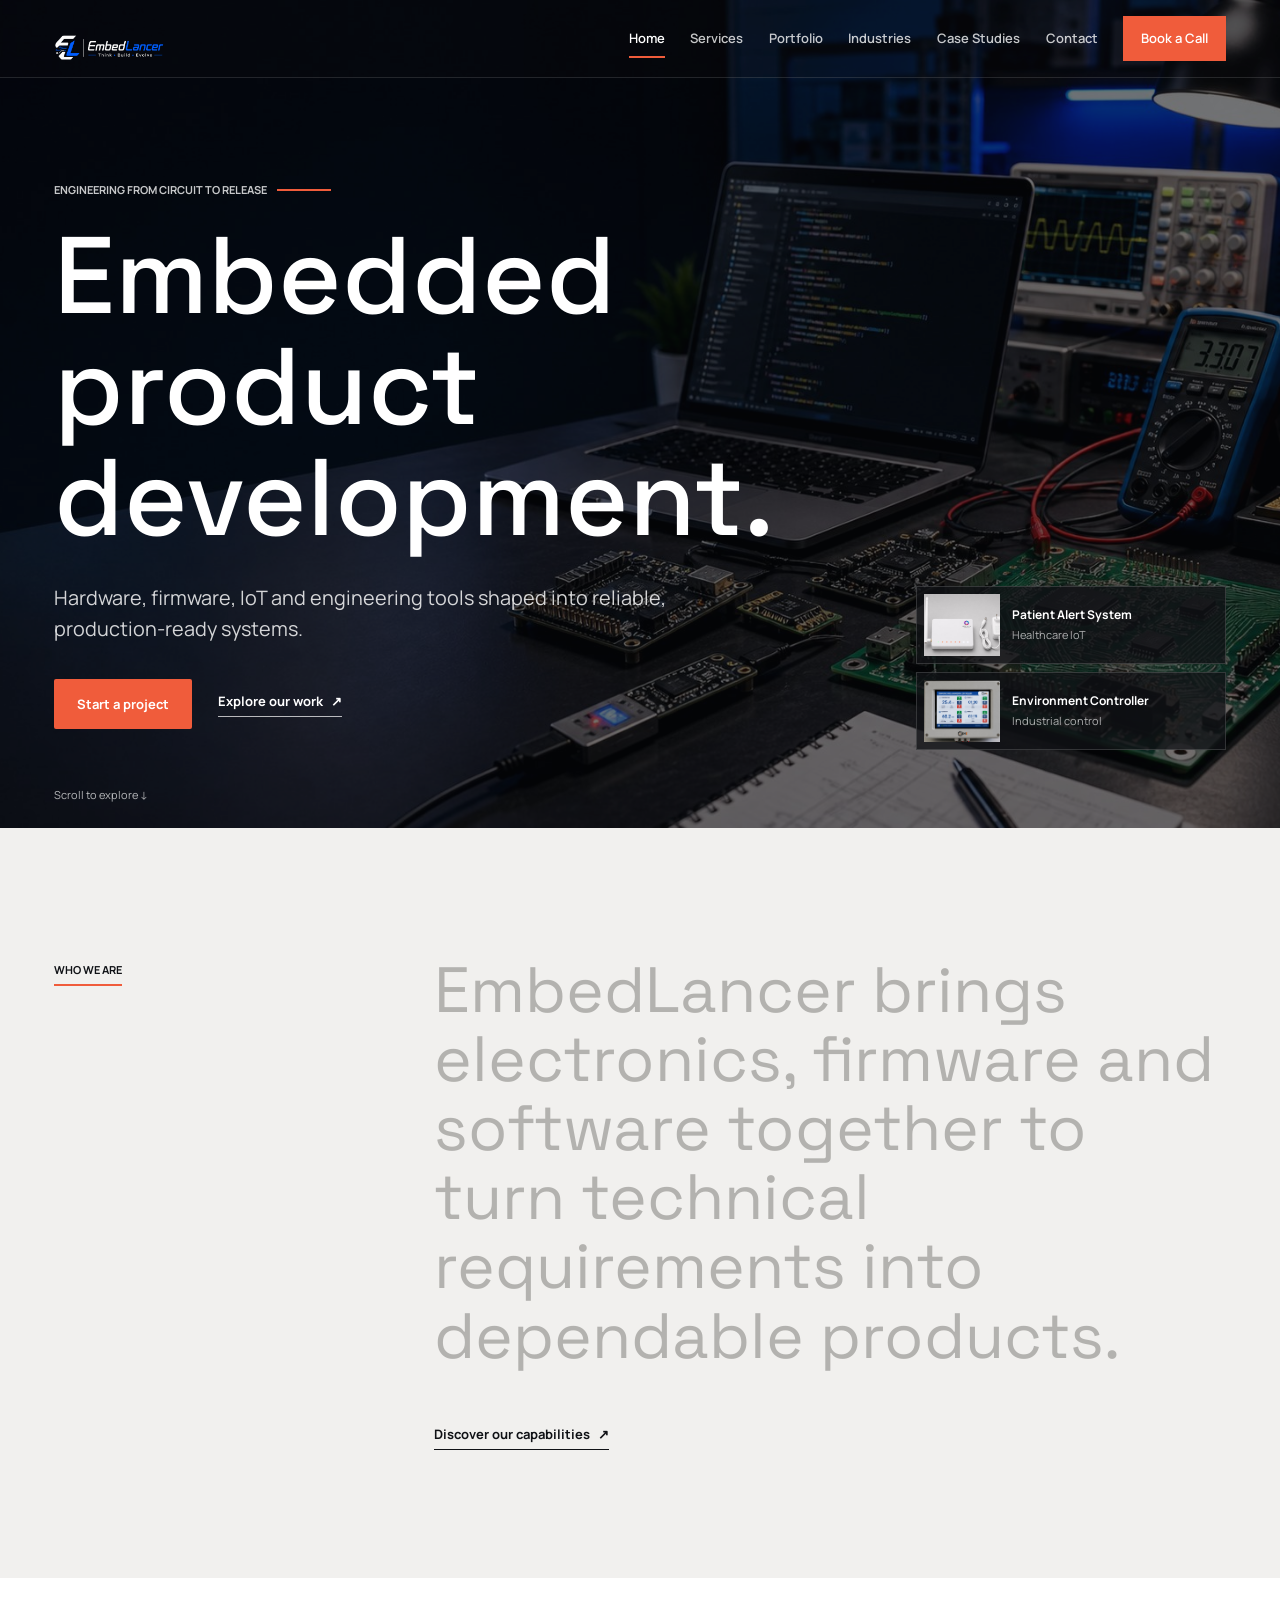
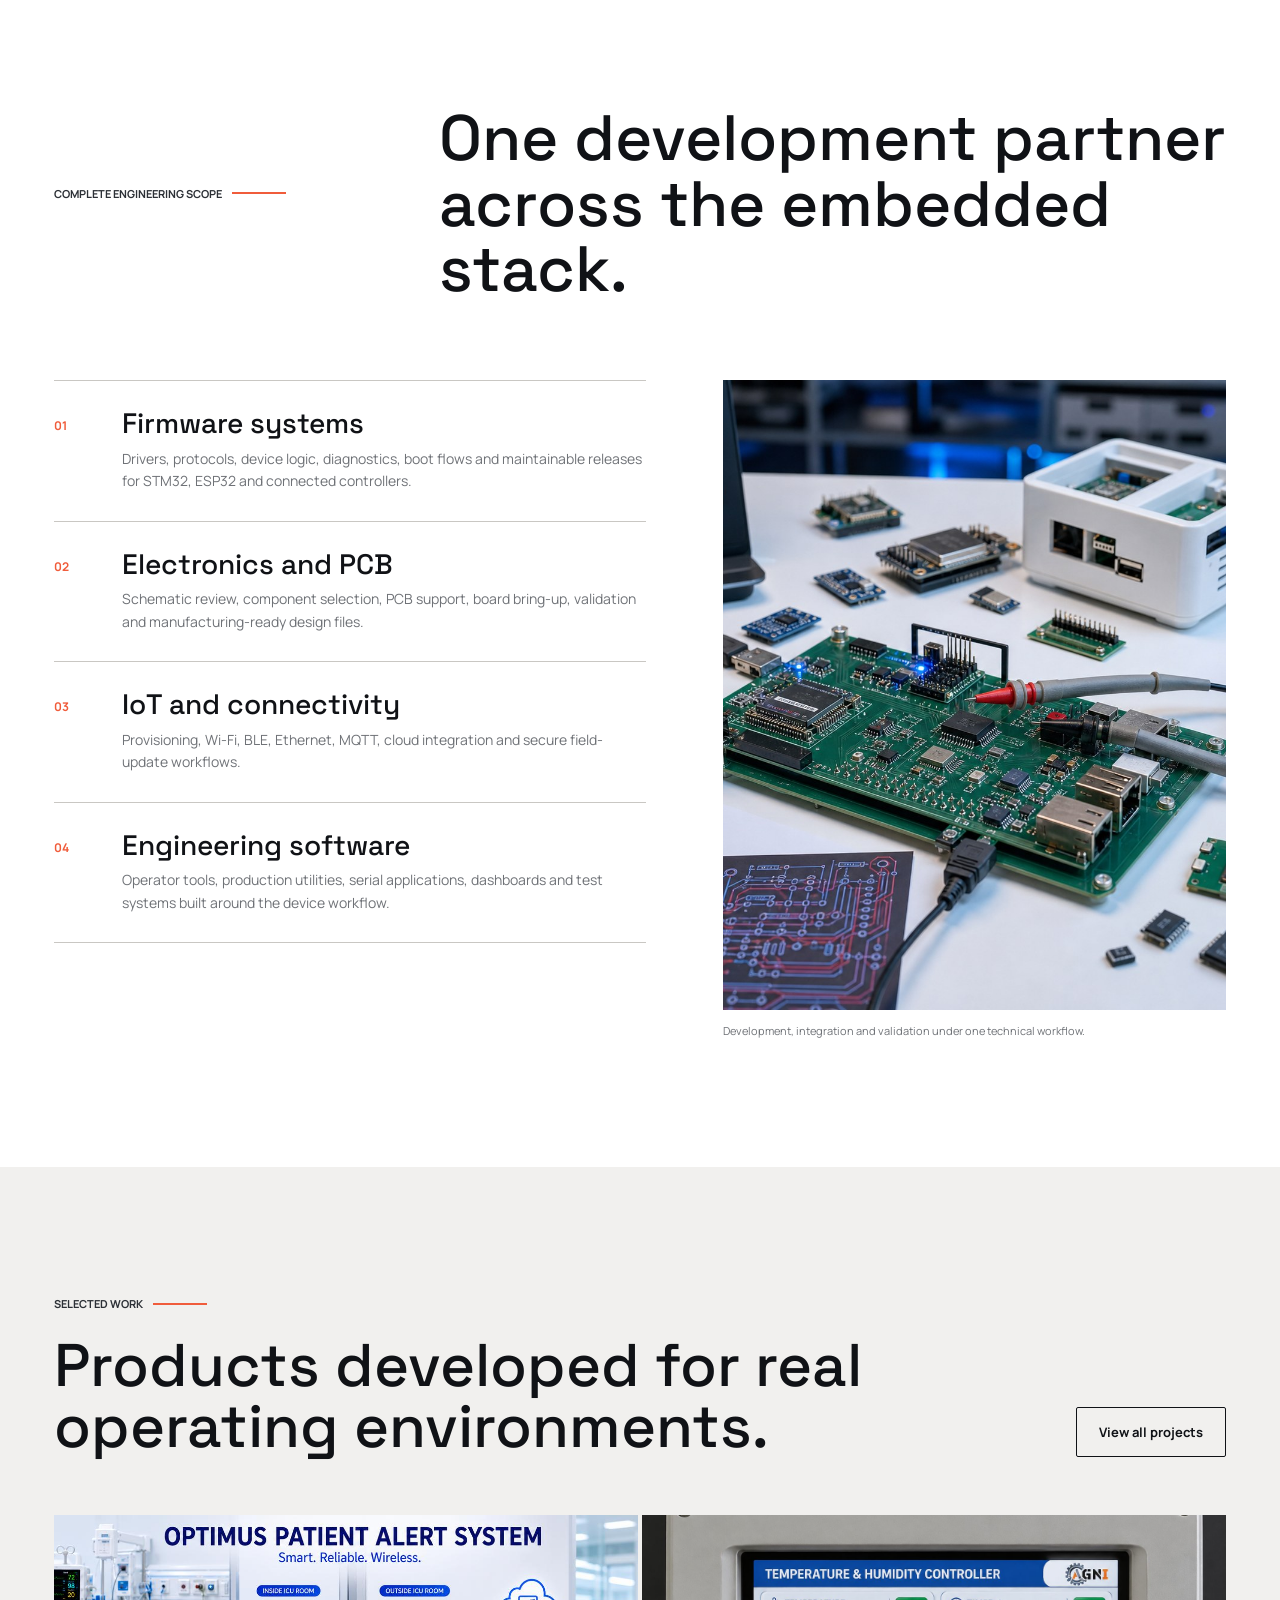
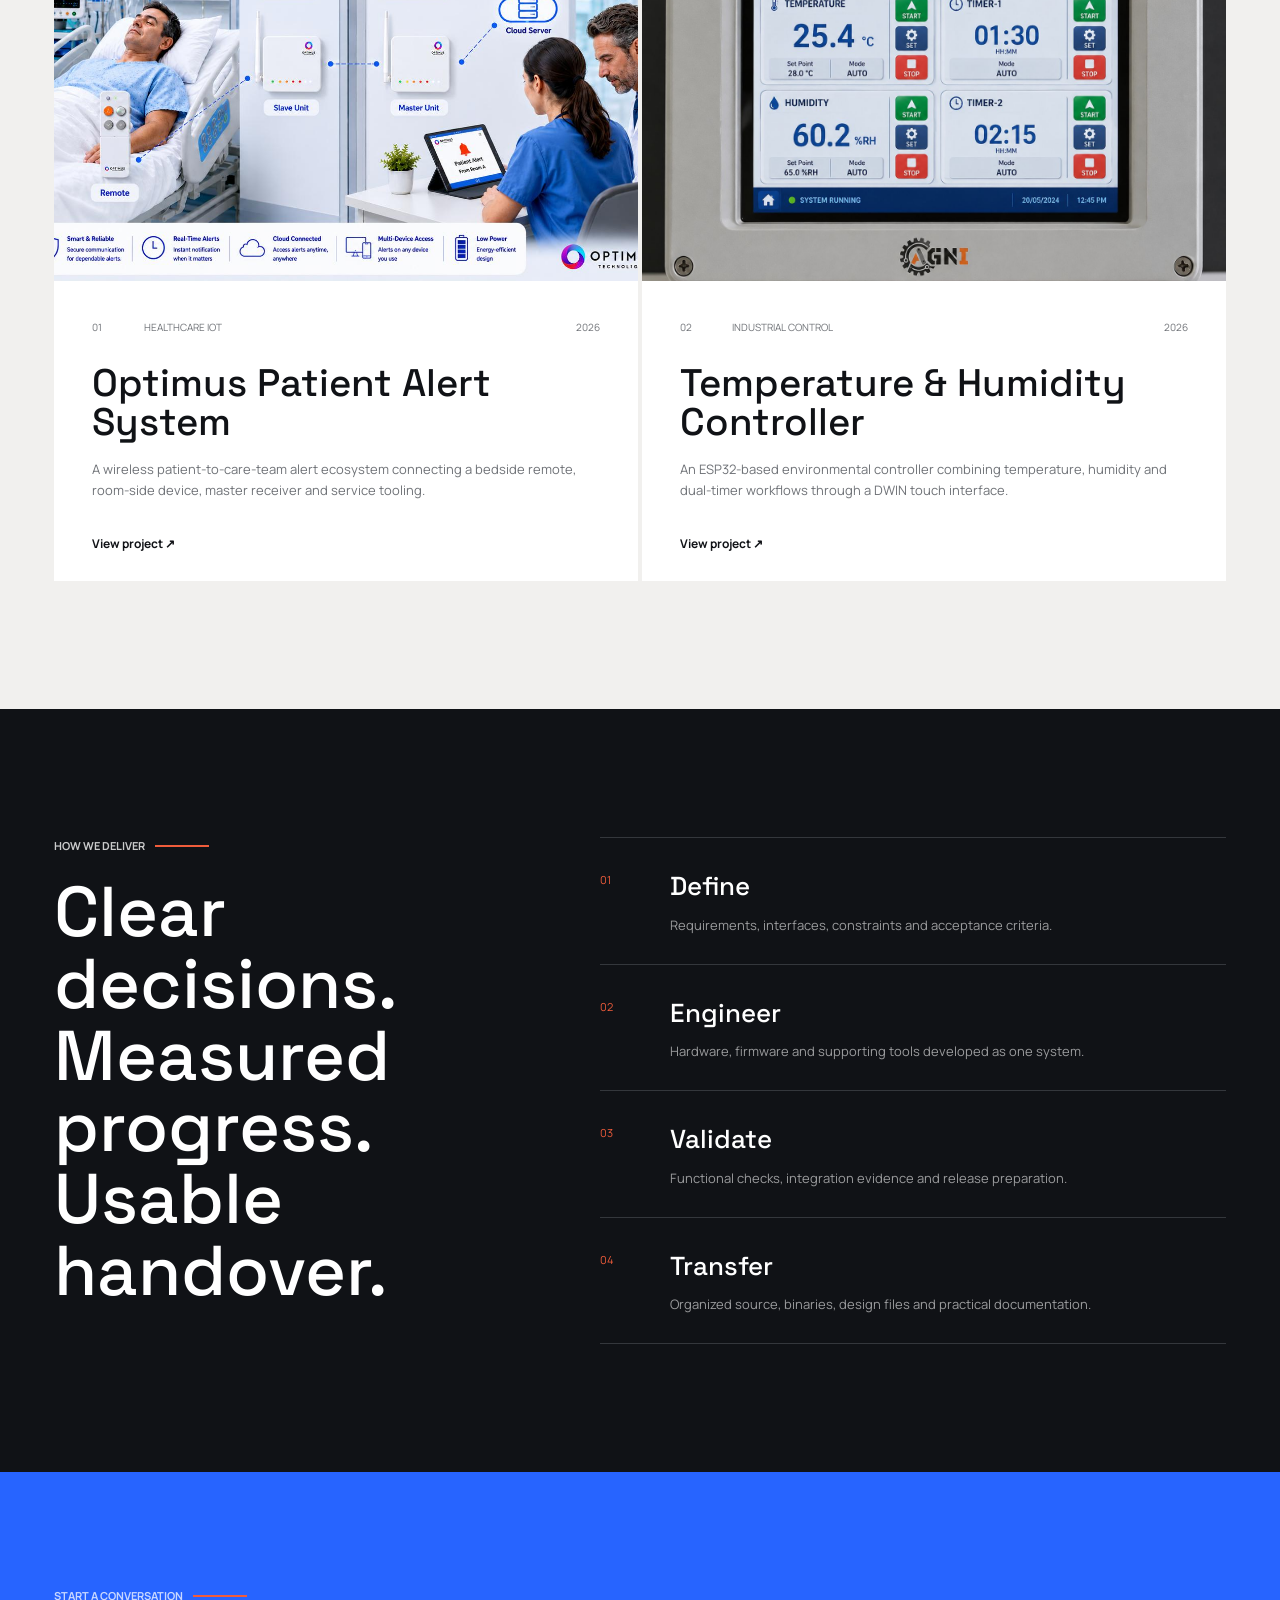
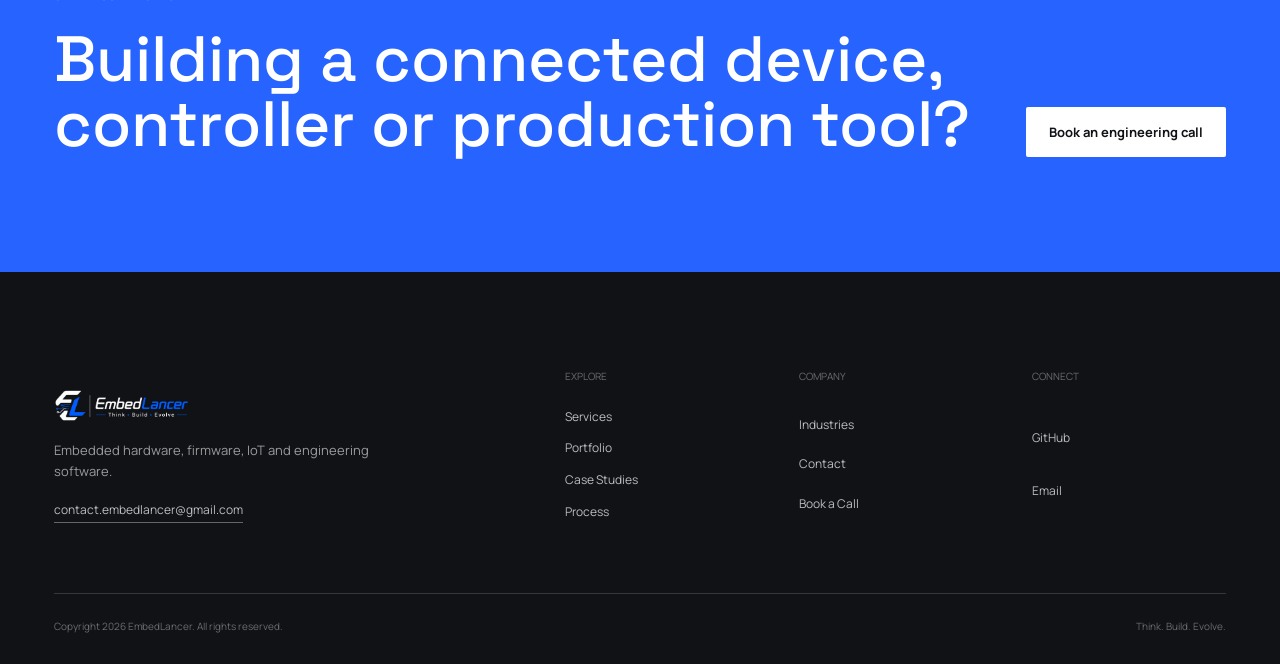
<file: index.html>
<!DOCTYPE html>
<html lang="en">
<head>
  <meta charset="UTF-8">
  <meta name="viewport" content="width=device-width, initial-scale=1.0">
  <title>EmbedLancer | Embedded Product Development</title>
  <meta name="description" content="EmbedLancer develops embedded firmware, electronics, IoT systems, operator tools and production-ready product packages.">
  <meta name="theme-color" content="#0b0d10">
  <meta property="og:title" content="EmbedLancer | Embedded Product Development">
  <meta property="og:description" content="From product requirement to validated hardware, firmware and engineering software.">
  <meta property="og:image" content="https://embedlancer.github.io/assets/images/hero-engineering-lab.jpg">
  <meta property="og:url" content="https://embedlancer.github.io/">
  <link rel="canonical" href="https://embedlancer.github.io/">
  <link rel="icon" href="assets/logos/embedlancer-logo-light.png">
  <link rel="preconnect" href="https://fonts.googleapis.com">
  <link rel="preconnect" href="https://fonts.gstatic.com" crossorigin>
  <link href="https://fonts.googleapis.com/css2?family=Manrope:wght@400;500;600;700&family=Space+Grotesk:wght@500;600&display=swap" rel="stylesheet">
  <link rel="stylesheet" href="styles.css">
</head>
<body class="home-page">
  <header class="site-header site-header-overlay" data-header>
    <a class="brand" href="index.html" aria-label="EmbedLancer home">
      <img src="assets/logos/embedlancer-logo-light.png" alt="EmbedLancer">
    </a>
    <button class="nav-toggle" type="button" aria-label="Open navigation" aria-expanded="false" data-nav-toggle>
      <span></span><span></span><span></span>
    </button>
    <nav class="nav-links" data-nav>
      <a class="active" href="index.html">Home</a>
      <a href="services.html">Services</a>
      <a href="projects.html">Portfolio</a>
      <a href="industries.html">Industries</a>
      <a href="case-studies.html">Case Studies</a>
      <a href="contact.html">Contact</a>
      <a class="nav-cta" href="contact.html#book-call">Book a Call</a>
    </nav>
  </header>

  <main>
    <section class="hero-editorial" aria-labelledby="hero-title">
      <img class="hero-editorial-media" src="assets/images/hero-engineering-lab.jpg" alt="Embedded firmware engineer developing and validating electronics at a professional workbench">
      <div class="hero-editorial-shade"></div>
      <div class="hero-editorial-content">
        <p class="eyebrow eyebrow-light">Engineering from circuit to release</p>
        <h1 id="hero-title">Embedded product development.</h1>
        <p>Hardware, firmware, IoT and engineering tools shaped into reliable, production-ready systems.</p>
        <div class="hero-actions">
          <a class="button primary" href="contact.html#book-call">Start a project</a>
          <a class="text-link text-link-light" href="projects.html">Explore our work <span aria-hidden="true">&#8599;</span></a>
        </div>
      </div>
      <div class="hero-project-links" aria-label="Featured work">
        <a href="project.html?id=optimus-patient-alert-system">
          <img src="assets/projects/optimus/master-unit.jpeg" alt="">
          <span><strong>Patient Alert System</strong>Healthcare IoT</span>
        </a>
        <a href="project.html?id=temperature-humidity-controller">
          <img src="assets/projects/temperature-controller/temperature-controller-device.jpeg" alt="">
          <span><strong>Environment Controller</strong>Industrial control</span>
        </a>
      </div>
      <a class="hero-scroll" href="#introduction">Scroll to explore <span aria-hidden="true">&#8595;</span></a>
    </section>

    <section class="editorial-intro" id="introduction">
      <div class="editorial-label">
        <span>Who we are</span>
      </div>
      <div class="editorial-statement">
        <p>EmbedLancer brings electronics, firmware and software together to turn technical requirements into dependable products.</p>
        <a class="text-link" href="services.html">Discover our capabilities <span aria-hidden="true">&#8599;</span></a>
      </div>
    </section>

    <section class="capability-section">
      <div class="capability-heading">
        <p class="eyebrow">Complete engineering scope</p>
        <h2>One development partner across the embedded stack.</h2>
      </div>
      <div class="capability-layout">
        <div class="capability-list">
          <article class="capability-item is-active">
            <span>01</span>
            <div>
              <h3>Firmware systems</h3>
              <p>Drivers, protocols, device logic, diagnostics, boot flows and maintainable releases for STM32, ESP32 and connected controllers.</p>
            </div>
          </article>
          <article class="capability-item">
            <span>02</span>
            <div>
              <h3>Electronics and PCB</h3>
              <p>Schematic review, component selection, PCB support, board bring-up, validation and manufacturing-ready design files.</p>
            </div>
          </article>
          <article class="capability-item">
            <span>03</span>
            <div>
              <h3>IoT and connectivity</h3>
              <p>Provisioning, Wi-Fi, BLE, Ethernet, MQTT, cloud integration and secure field-update workflows.</p>
            </div>
          </article>
          <article class="capability-item">
            <span>04</span>
            <div>
              <h3>Engineering software</h3>
              <p>Operator tools, production utilities, serial applications, dashboards and test systems built around the device workflow.</p>
            </div>
          </article>
        </div>
        <figure class="capability-media">
          <img src="assets/images/hardware-validation.jpg" alt="PCB validation bench with measuring equipment and engineering documentation">
          <figcaption>Development, integration and validation under one technical workflow.</figcaption>
        </figure>
      </div>
    </section>

    <section class="work-section">
      <div class="work-heading">
        <div>
          <p class="eyebrow">Selected work</p>
          <h2>Products developed for real operating environments.</h2>
        </div>
        <a class="button secondary" href="projects.html">View all projects</a>
      </div>
      <div class="featured-work-grid" data-home-projects aria-live="polite"></div>
    </section>

    <section class="delivery-band">
      <div class="delivery-heading">
        <p class="eyebrow eyebrow-light">How we deliver</p>
        <h2>Clear decisions.<br>Measured progress.<br>Usable handover.</h2>
      </div>
      <ol class="delivery-steps">
        <li><span>01</span><div><strong>Define</strong><p>Requirements, interfaces, constraints and acceptance criteria.</p></div></li>
        <li><span>02</span><div><strong>Engineer</strong><p>Hardware, firmware and supporting tools developed as one system.</p></div></li>
        <li><span>03</span><div><strong>Validate</strong><p>Functional checks, integration evidence and release preparation.</p></div></li>
        <li><span>04</span><div><strong>Transfer</strong><p>Organized source, binaries, design files and practical documentation.</p></div></li>
      </ol>
    </section>

    <section class="project-cta">
      <div>
        <p class="eyebrow">Start a conversation</p>
        <h2>Building a connected device, controller or production tool?</h2>
      </div>
      <a class="button primary" href="contact.html#book-call">Book an engineering call</a>
    </section>
  </main>

  <footer class="site-footer editorial-footer">
    <div class="footer-brand">
      <img src="assets/logos/embedlancer-logo-light.png" alt="EmbedLancer">
      <p>Embedded hardware, firmware, IoT and engineering software.</p>
      <a href="mailto:contact.embedlancer@gmail.com">contact.embedlancer@gmail.com</a>
    </div>
    <div class="footer-links">
      <div><span>Explore</span><a href="services.html">Services</a><a href="projects.html">Portfolio</a><a href="case-studies.html">Case Studies</a><a href="process.html">Process</a></div>
      <div><span>Company</span><a href="industries.html">Industries</a><a href="contact.html">Contact</a><a href="contact.html#book-call">Book a Call</a></div>
      <div><span>Connect</span><a href="https://github.com/Embedlancer" target="_blank" rel="noreferrer">GitHub</a><a href="mailto:contact.embedlancer@gmail.com">Email</a></div>
    </div>
    <div class="footer-bottom">
      <span>Copyright 2026 EmbedLancer. All rights reserved.</span>
      <span>Think. Build. Evolve.</span>
    </div>
  </footer>

  <script src="script.js"></script>
  <script src="projects.js"></script>
</body>
</html>
</file>
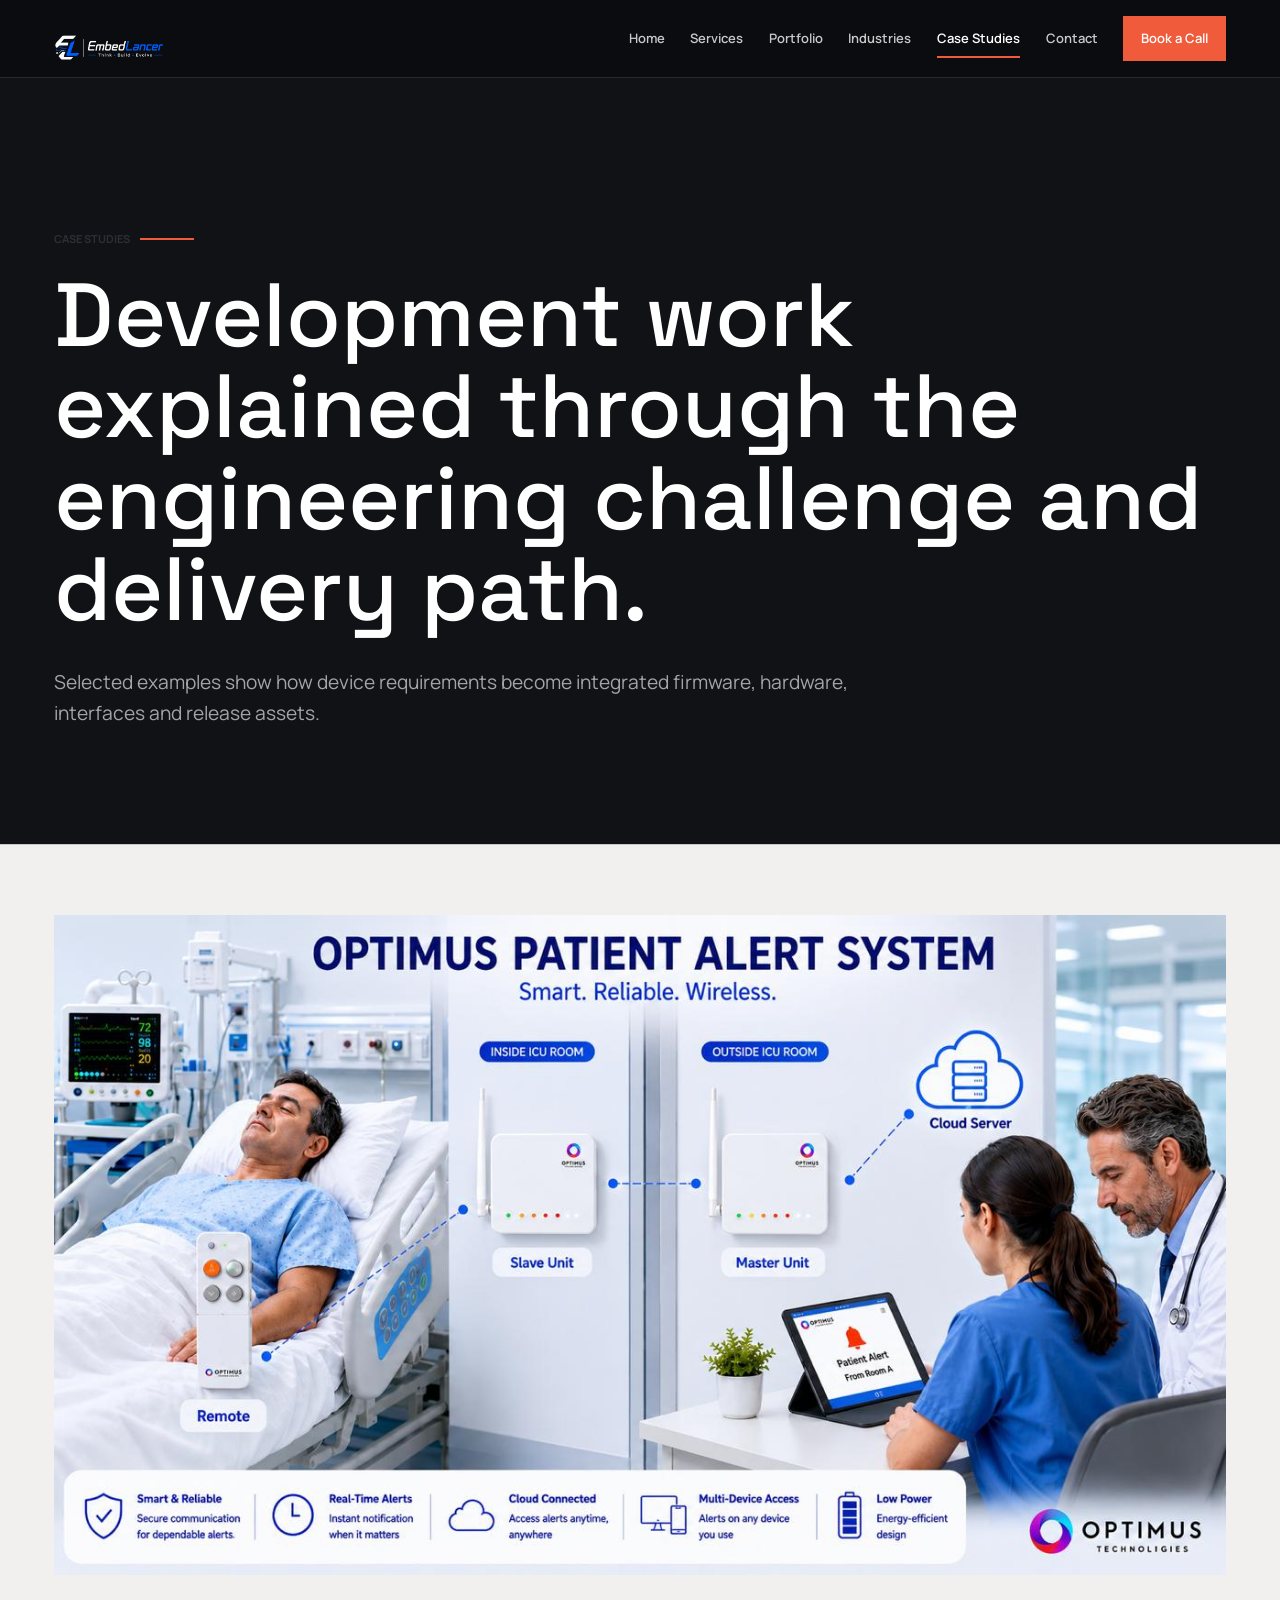
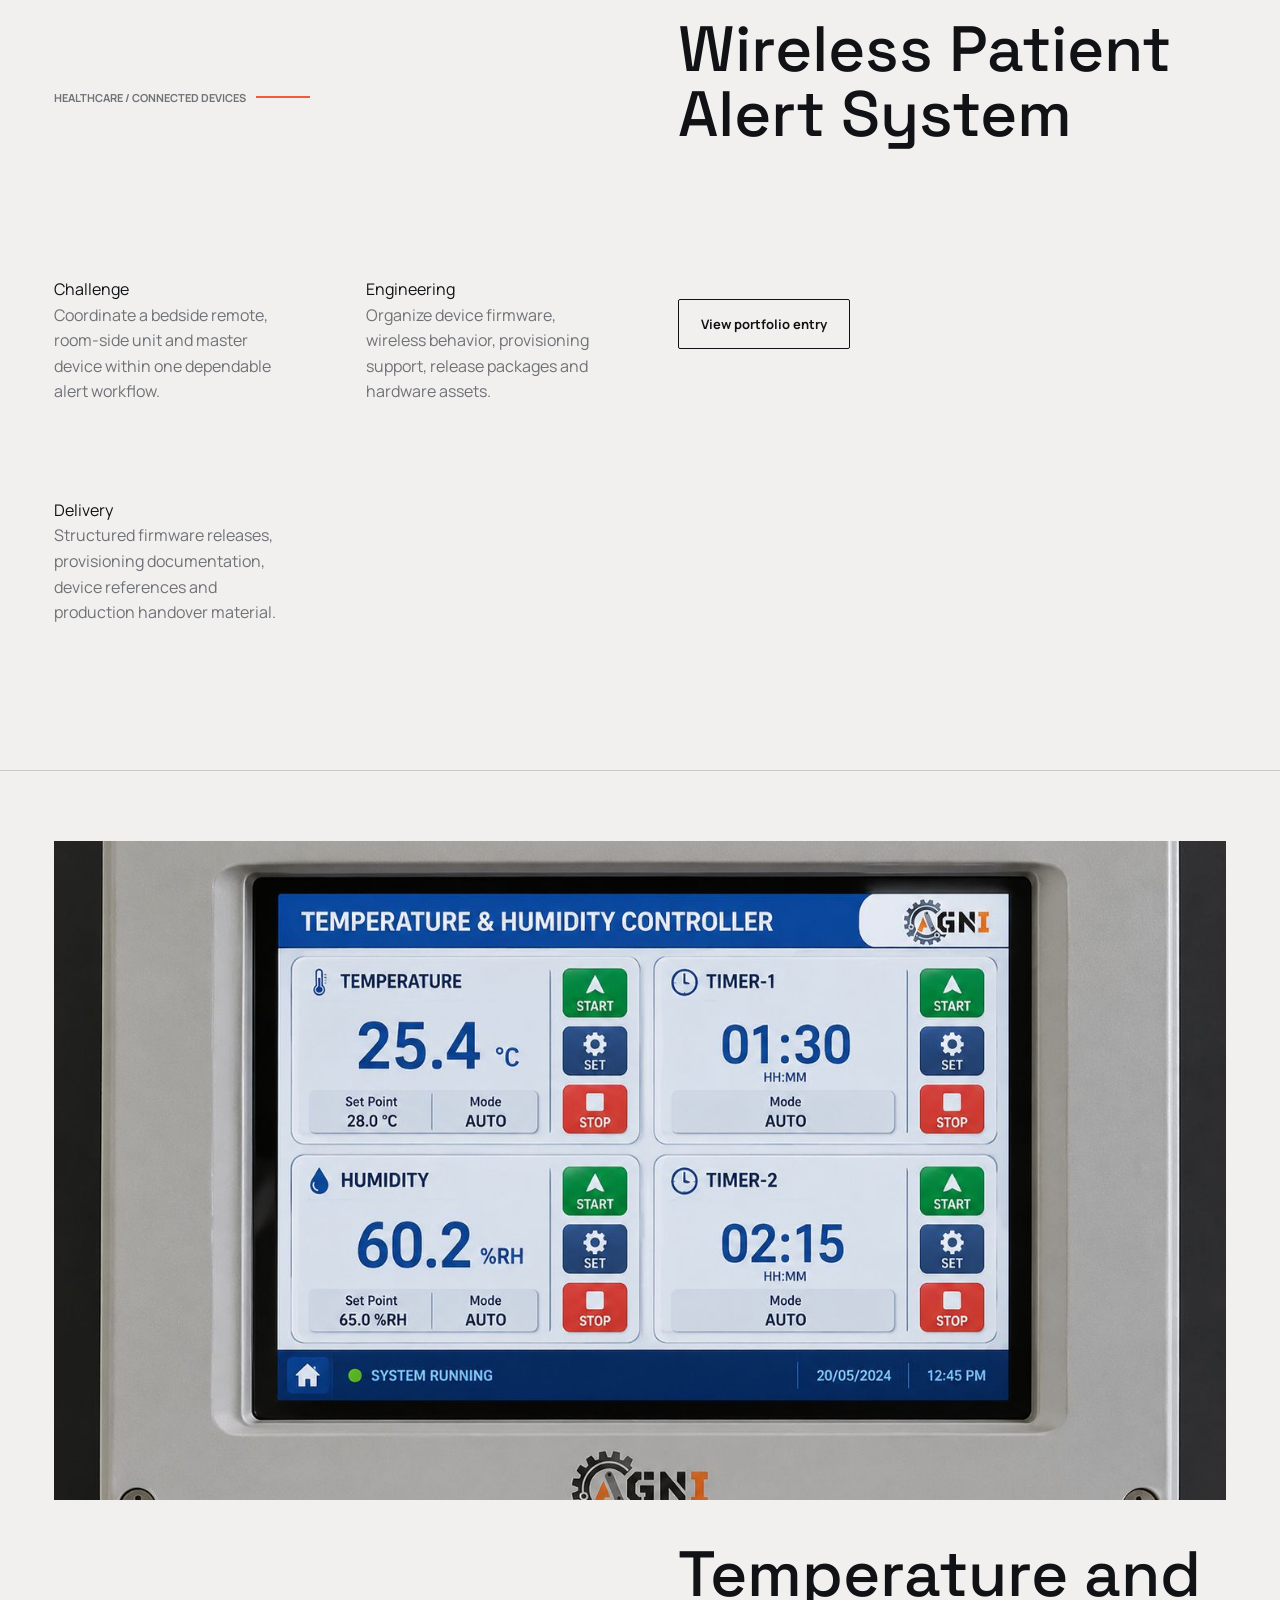
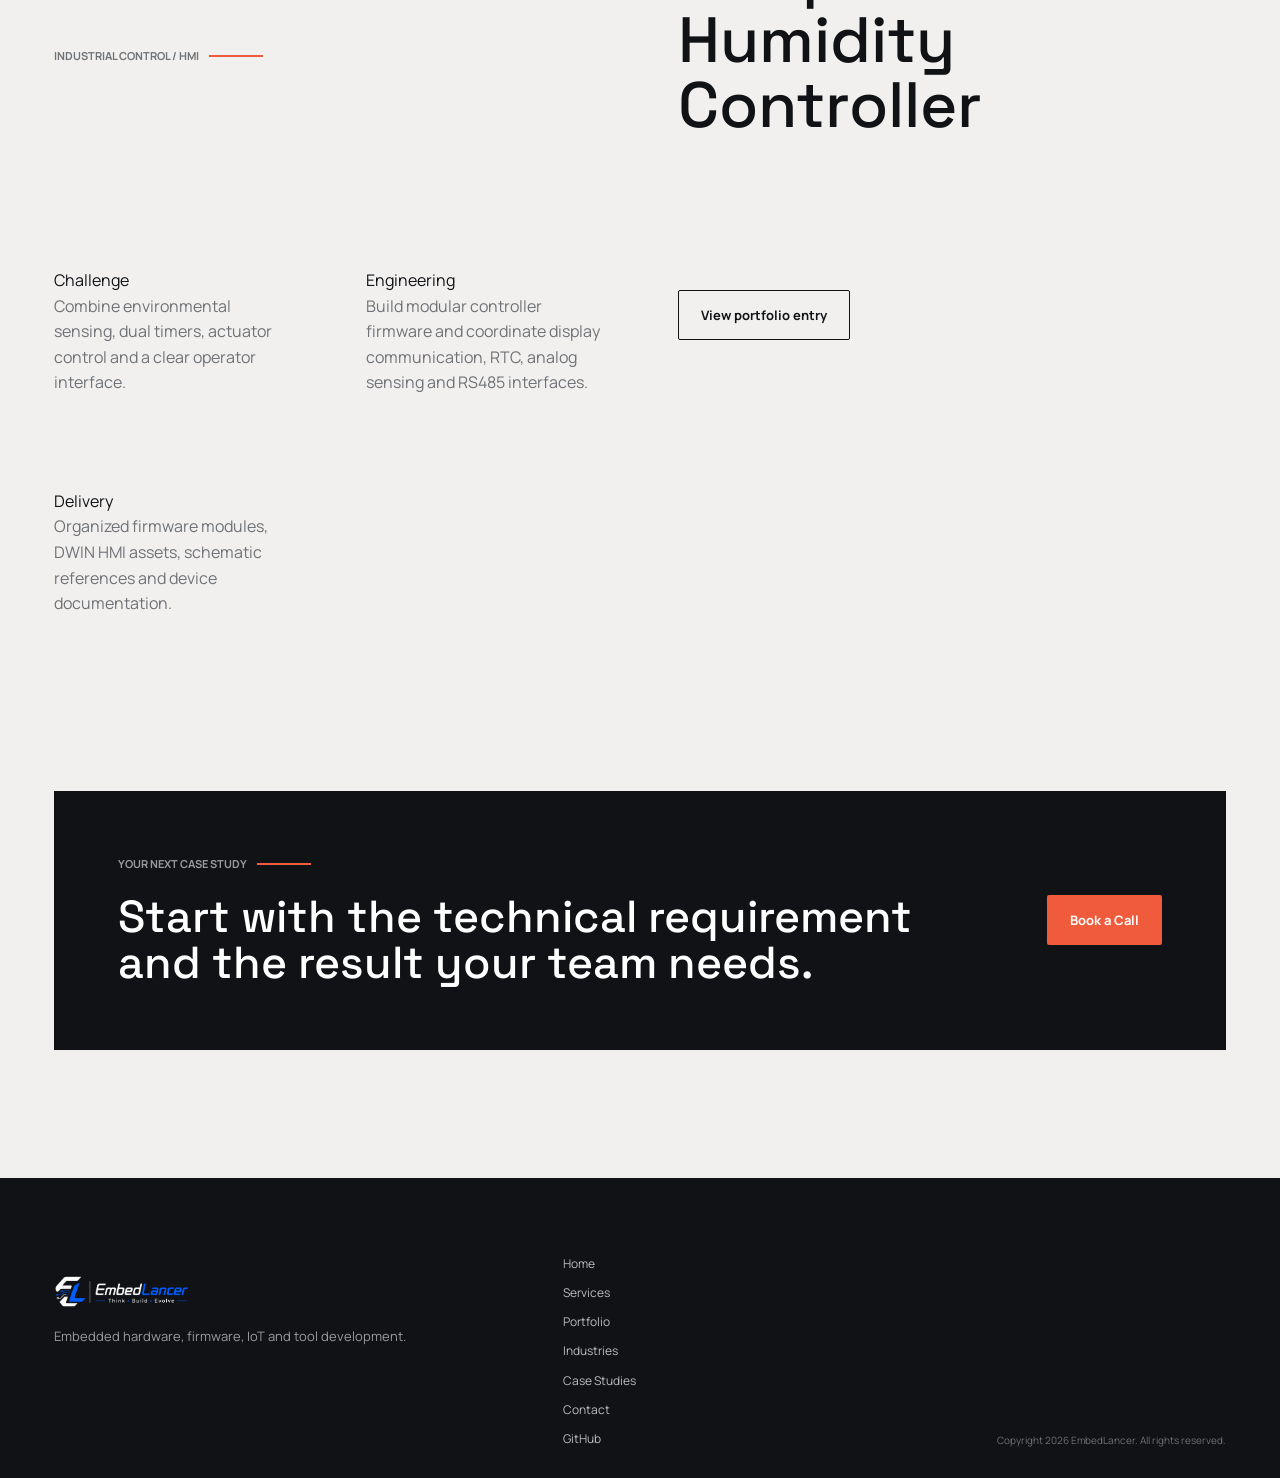
<file: case-studies.html>
<!DOCTYPE html>
<html lang="en">
<head>
  <meta charset="UTF-8">
  <meta name="viewport" content="width=device-width, initial-scale=1.0">
  <title>Case Studies | EmbedLancer</title>
  <meta name="description" content="EmbedLancer case studies covering connected healthcare devices, environmental controllers, embedded firmware, hardware and engineering tools.">
  <meta name="theme-color" content="#05070c">
  <link rel="canonical" href="https://embedlancer.github.io/case-studies.html">
  <link rel="icon" href="assets/logos/embedlancer-logo-light.png">
  <link rel="stylesheet" href="styles.css">
</head>
<body>
  <header class="site-header" data-header>
    <a class="brand" href="index.html" aria-label="EmbedLancer home">
      <img src="assets/logos/embedlancer-logo-light.png" alt="EmbedLancer">
    </a>
    <button class="nav-toggle" type="button" aria-label="Open navigation" aria-expanded="false" data-nav-toggle>
      <span></span><span></span><span></span>
    </button>
    <nav class="nav-links" data-nav>
      <a href="index.html">Home</a>
      <a href="services.html">Services</a>
      <a href="projects.html">Portfolio</a>
      <a href="industries.html">Industries</a>
      <a class="active" href="case-studies.html">Case Studies</a>
      <a href="contact.html">Contact</a>
      <a class="nav-cta" href="contact.html#book-call">Book a Call</a>
    </nav>
  </header>

  <main>
    <section class="page-hero">
      <p class="eyebrow">Case Studies</p>
      <h1>Development work explained through the engineering challenge and delivery path.</h1>
      <p>Selected examples show how device requirements become integrated firmware, hardware, interfaces and release assets.</p>
    </section>

    <section class="section case-study" aria-labelledby="alert-case-title">
      <div class="case-study-media">
        <img src="assets/projects/optimus/patient-alert-system-overview.jpeg" alt="Wireless patient alert system with remote, room units and monitoring interface">
      </div>
      <div class="case-study-body">
        <p class="eyebrow">Healthcare / Connected Devices</p>
        <h2 id="alert-case-title">Wireless Patient Alert System</h2>
        <div class="case-study-grid">
          <article><span>Challenge</span><p>Coordinate a bedside remote, room-side unit and master device within one dependable alert workflow.</p></article>
          <article><span>Engineering</span><p>Organize device firmware, wireless behavior, provisioning support, release packages and hardware assets.</p></article>
          <article><span>Delivery</span><p>Structured firmware releases, provisioning documentation, device references and production handover material.</p></article>
        </div>
        <a class="button secondary inline" href="project.html?id=optimus-patient-alert-system">View portfolio entry</a>
      </div>
    </section>

    <section class="section case-study reverse" aria-labelledby="controller-case-title">
      <div class="case-study-media">
        <img src="assets/projects/temperature-controller/temperature-controller-device.jpeg" alt="Temperature and humidity controller with touch display">
      </div>
      <div class="case-study-body">
        <p class="eyebrow">Industrial Control / HMI</p>
        <h2 id="controller-case-title">Temperature and Humidity Controller</h2>
        <div class="case-study-grid">
          <article><span>Challenge</span><p>Combine environmental sensing, dual timers, actuator control and a clear operator interface.</p></article>
          <article><span>Engineering</span><p>Build modular controller firmware and coordinate display communication, RTC, analog sensing and RS485 interfaces.</p></article>
          <article><span>Delivery</span><p>Organized firmware modules, DWIN HMI assets, schematic references and device documentation.</p></article>
        </div>
        <a class="button secondary inline" href="project.html?id=temperature-humidity-controller">View portfolio entry</a>
      </div>
    </section>

    <section class="section compact-section">
      <div class="quote-panel quote-panel-simple">
        <div>
          <p class="eyebrow">Your next case study</p>
          <h2>Start with the technical requirement and the result your team needs.</h2>
        </div>
        <a class="button primary" href="contact.html#book-call">Book a Call</a>
      </div>
    </section>
  </main>

  <footer class="site-footer">
    <div>
      <img src="assets/logos/embedlancer-logo-light.png" alt="EmbedLancer">
      <p>Embedded hardware, firmware, IoT and tool development.</p>
    </div>
    <nav aria-label="Footer navigation">
      <a href="index.html">Home</a>
      <a href="services.html">Services</a>
      <a href="projects.html">Portfolio</a>
      <a href="industries.html">Industries</a>
      <a href="case-studies.html">Case Studies</a>
      <a href="contact.html">Contact</a>
      <a href="https://github.com/Embedlancer" target="_blank" rel="noreferrer">GitHub</a>
    </nav>
    <span>Copyright 2026 EmbedLancer. All rights reserved.</span>
  </footer>

  <script src="script.js"></script>
</body>
</html>
</file>
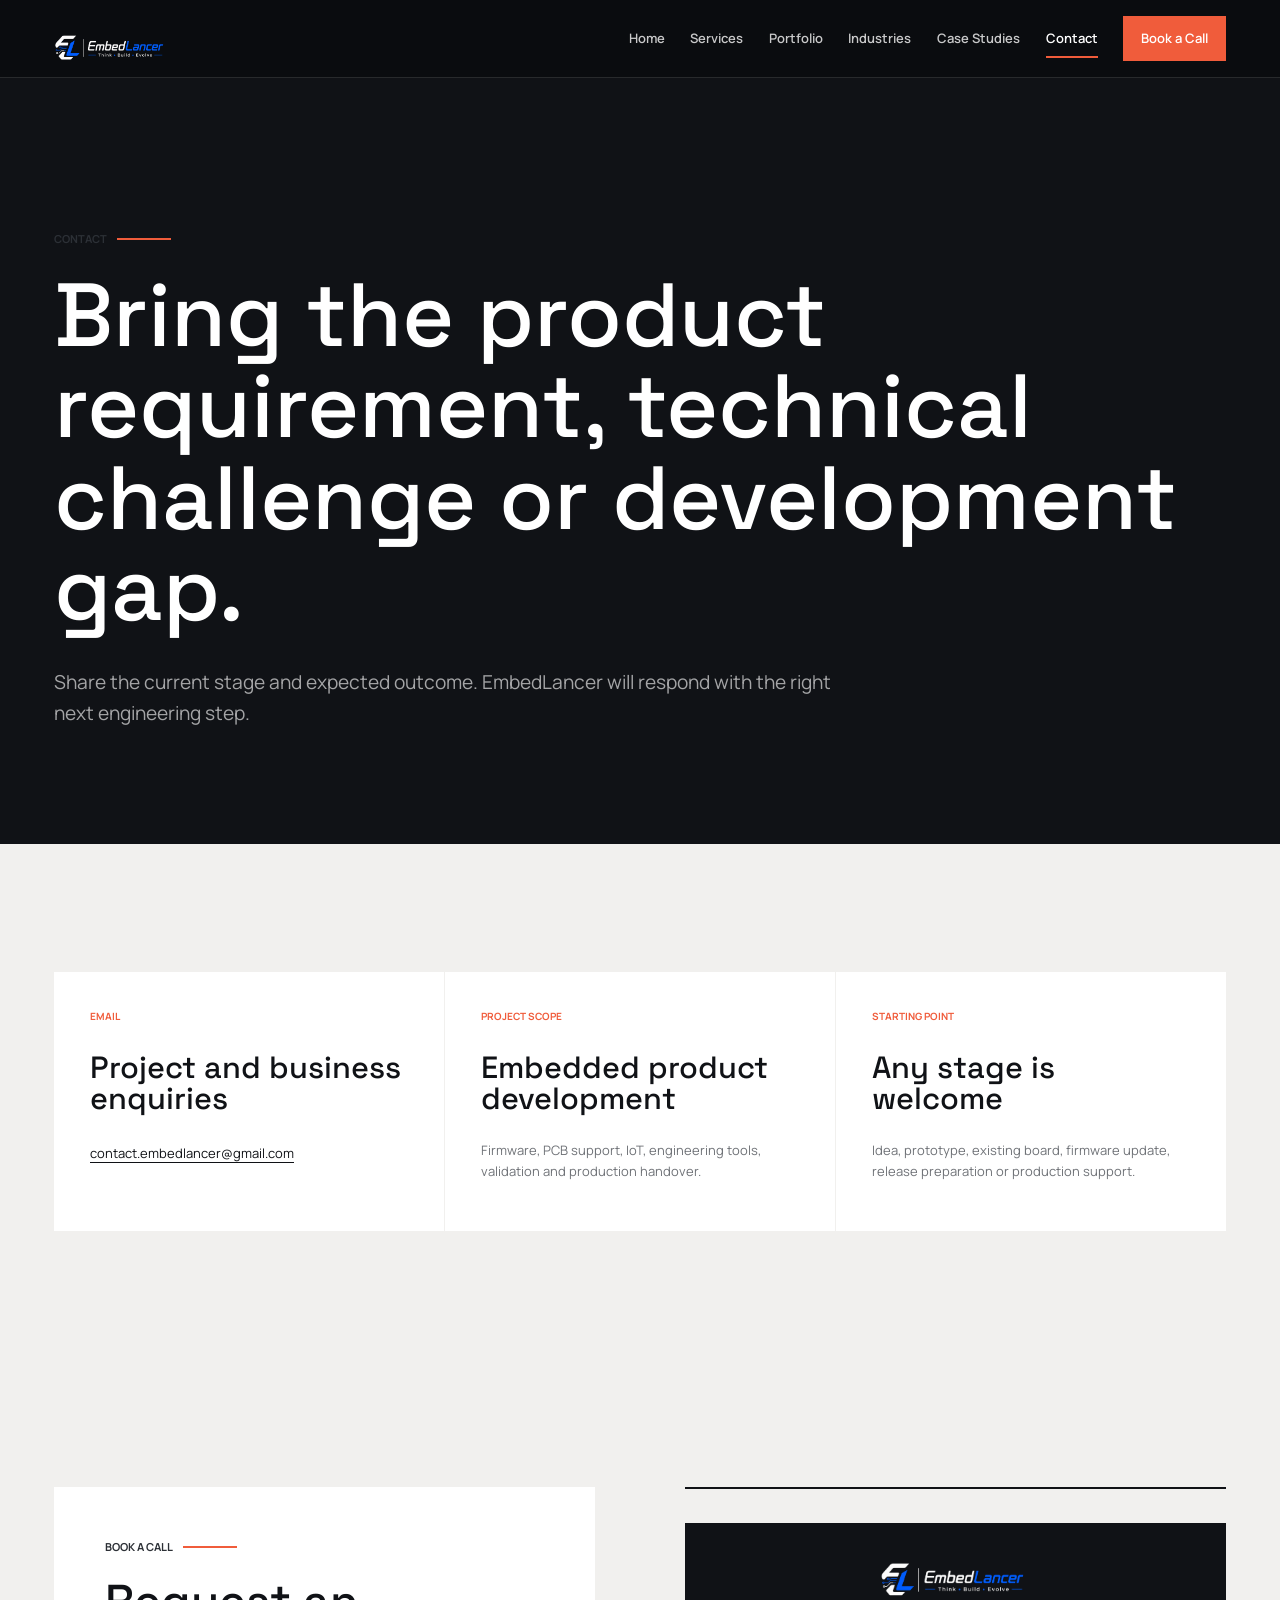
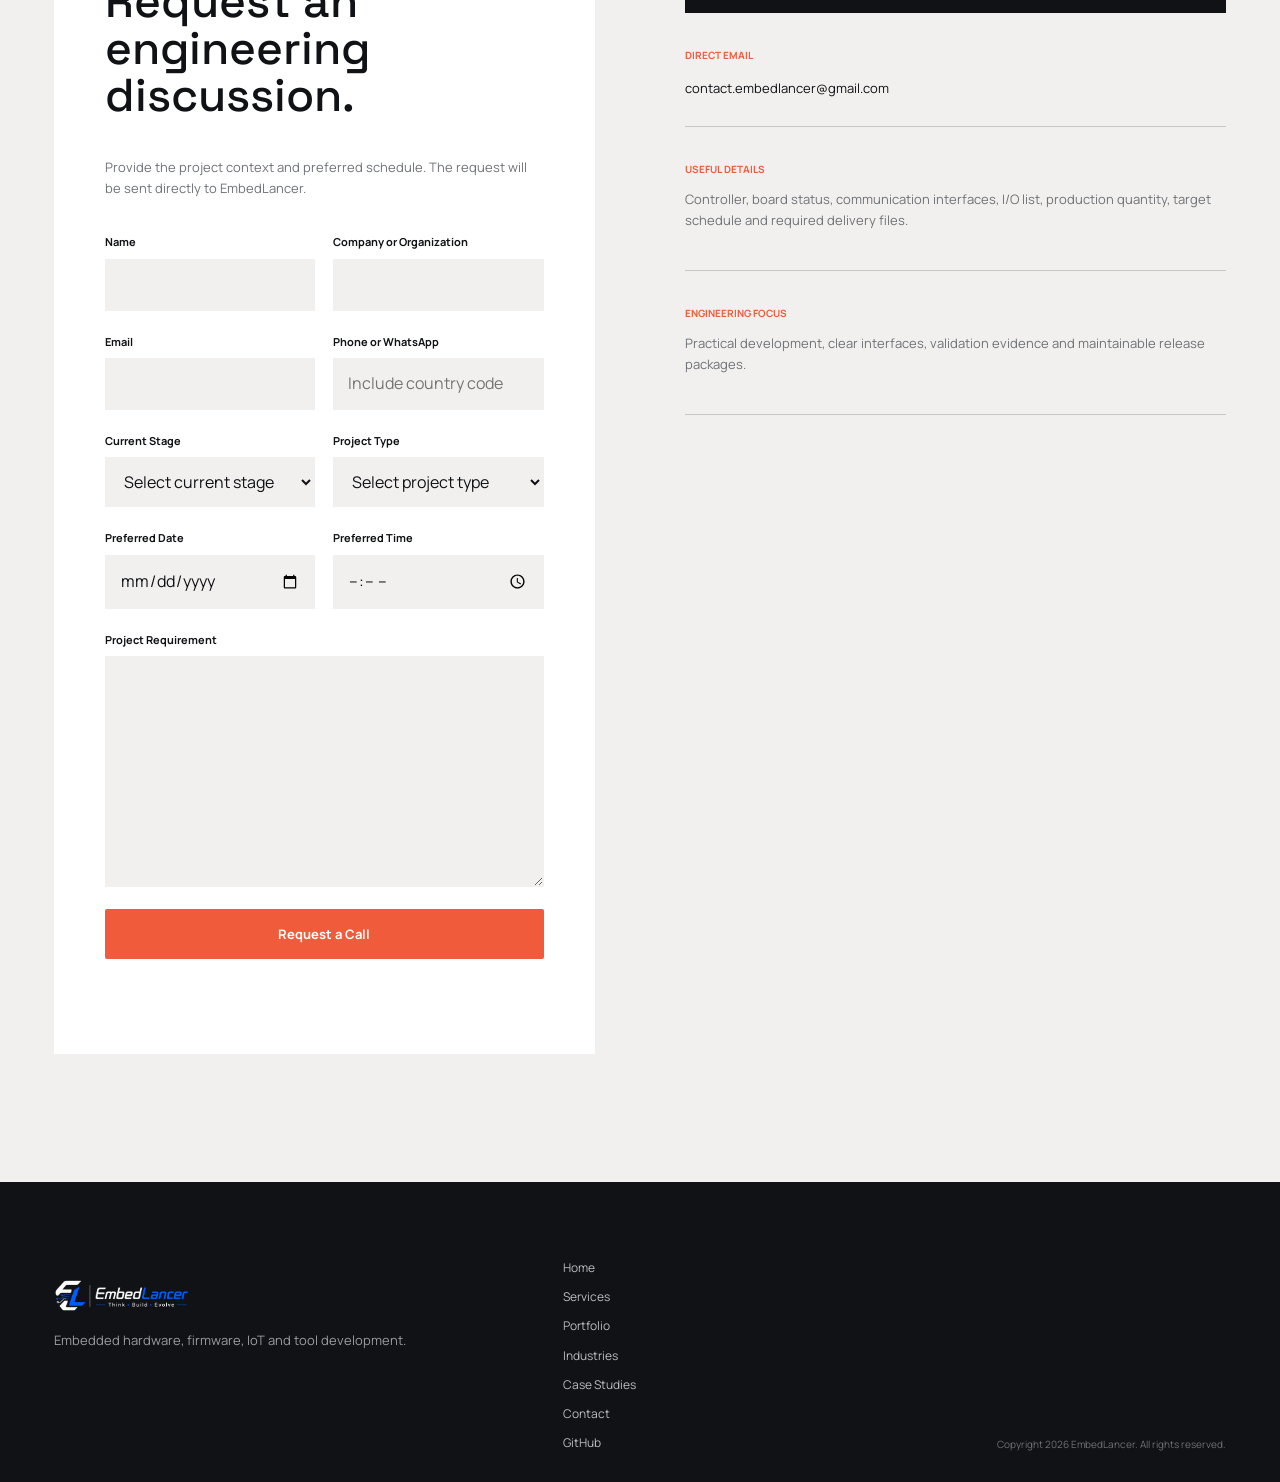
<file: contact.html>
<!DOCTYPE html>
<html lang="en">
<head>
  <meta charset="UTF-8">
  <meta name="viewport" content="width=device-width, initial-scale=1.0">
  <title>Contact | EmbedLancer</title>
  <meta name="description" content="Contact EmbedLancer to discuss embedded firmware, hardware, IoT, PCB, engineering tool and product development requirements.">
  <meta name="theme-color" content="#05070c">
  <link rel="canonical" href="https://embedlancer.github.io/contact.html">
  <link rel="icon" href="assets/logos/embedlancer-logo-light.png">
  <link rel="stylesheet" href="styles.css">
</head>
<body>
  <header class="site-header" data-header>
    <a class="brand" href="index.html" aria-label="EmbedLancer home">
      <img src="assets/logos/embedlancer-logo-light.png" alt="EmbedLancer">
    </a>
    <button class="nav-toggle" type="button" aria-label="Open navigation" aria-expanded="false" data-nav-toggle>
      <span></span><span></span><span></span>
    </button>
    <nav class="nav-links" data-nav>
      <a href="index.html">Home</a>
      <a href="services.html">Services</a>
      <a href="projects.html">Portfolio</a>
      <a href="industries.html">Industries</a>
      <a href="case-studies.html">Case Studies</a>
      <a class="active" href="contact.html">Contact</a>
      <a class="nav-cta" href="#book-call">Book a Call</a>
    </nav>
  </header>

  <main>
    <section class="page-hero">
      <p class="eyebrow">Contact</p>
      <h1>Bring the product requirement, technical challenge or development gap.</h1>
      <p>Share the current stage and expected outcome. EmbedLancer will respond with the right next engineering step.</p>
    </section>

    <section class="section contact-intro">
      <article>
        <span>Email</span>
        <h2>Project and business enquiries</h2>
        <a href="mailto:contact.embedlancer@gmail.com">contact.embedlancer@gmail.com</a>
      </article>
      <article>
        <span>Project Scope</span>
        <h2>Embedded product development</h2>
        <p>Firmware, PCB support, IoT, engineering tools, validation and production handover.</p>
      </article>
      <article>
        <span>Starting Point</span>
        <h2>Any stage is welcome</h2>
        <p>Idea, prototype, existing board, firmware update, release preparation or production support.</p>
      </article>
    </section>

    <section class="section enquiry-section" id="book-call">
      <form
        class="enquiry-form"
        action="https://formsubmit.co/ajax/contact.embedlancer@gmail.com"
        method="POST"
        data-enquiry-form
      >
        <input type="hidden" name="_subject" value="New EmbedLancer Book a Call Request">
        <input type="hidden" name="_template" value="table">
        <input type="hidden" name="_captcha" value="true">
        <input type="hidden" name="_url" value="https://embedlancer.github.io/contact.html">
        <input class="form-trap" type="text" name="_honey" tabindex="-1" autocomplete="off" aria-hidden="true">
        <div class="form-heading">
          <p class="eyebrow">Book a Call</p>
          <h2>Request an engineering discussion.</h2>
          <p>Provide the project context and preferred schedule. The request will be sent directly to EmbedLancer.</p>
        </div>
        <div class="form-row">
          <label for="name">Name</label>
          <input id="name" name="name" type="text" autocomplete="name" required>
        </div>
        <div class="form-row">
          <label for="company">Company or Organization</label>
          <input id="company" name="company" type="text" autocomplete="organization">
        </div>
        <div class="form-row">
          <label for="email">Email</label>
          <input id="email" name="email" type="email" autocomplete="email" required>
        </div>
        <div class="form-row">
          <label for="phone">Phone or WhatsApp</label>
          <input id="phone" name="mobile_or_whatsapp" type="tel" autocomplete="tel" inputmode="tel" placeholder="Include country code" required>
        </div>
        <div class="form-row">
          <label for="stage">Current Stage</label>
          <select id="stage" name="current_stage" required>
            <option value="">Select current stage</option>
            <option>Idea or requirement</option>
            <option>Prototype in progress</option>
            <option>Hardware ready</option>
            <option>Firmware update required</option>
            <option>Ready for release</option>
            <option>Production support required</option>
          </select>
        </div>
        <div class="form-row">
          <label for="service">Project Type</label>
          <select id="service" name="service" required>
            <option value="">Select project type</option>
            <option>Embedded Firmware</option>
            <option>Hardware and PCB</option>
            <option>IoT Product</option>
            <option>Desktop or Production Tool</option>
            <option>Testing and Validation</option>
            <option>Documentation and Handover</option>
          </select>
        </div>
        <div class="form-row">
          <label for="preferred-date">Preferred Date</label>
          <input id="preferred-date" name="preferredDate" type="date">
        </div>
        <div class="form-row">
          <label for="preferred-time">Preferred Time</label>
          <input id="preferred-time" name="preferredTime" type="time">
        </div>
        <div class="form-row full">
          <label for="message">Project Requirement</label>
          <textarea id="message" name="message" rows="8" required></textarea>
        </div>
        <button class="button primary full-button" type="submit" data-submit-button>Request a Call</button>
        <p class="form-status" role="status" aria-live="polite" data-form-status></p>
      </form>

      <aside class="contact-card">
        <img src="assets/logos/embedlancer-logo-light.png" alt="EmbedLancer">
        <div>
          <span>Direct Email</span>
          <a href="mailto:contact.embedlancer@gmail.com">contact.embedlancer@gmail.com</a>
        </div>
        <div>
          <span>Useful Details</span>
          <p>Controller, board status, communication interfaces, I/O list, production quantity, target schedule and required delivery files.</p>
        </div>
        <div>
          <span>Engineering Focus</span>
          <p>Practical development, clear interfaces, validation evidence and maintainable release packages.</p>
        </div>
      </aside>
    </section>
  </main>

  <footer class="site-footer">
    <div>
      <img src="assets/logos/embedlancer-logo-light.png" alt="EmbedLancer">
      <p>Embedded hardware, firmware, IoT and tool development.</p>
    </div>
    <nav aria-label="Footer navigation">
      <a href="index.html">Home</a>
      <a href="services.html">Services</a>
      <a href="projects.html">Portfolio</a>
      <a href="industries.html">Industries</a>
      <a href="case-studies.html">Case Studies</a>
      <a href="contact.html">Contact</a>
      <a href="https://github.com/Embedlancer" target="_blank" rel="noreferrer">GitHub</a>
    </nav>
    <span>Copyright 2026 EmbedLancer. All rights reserved.</span>
  </footer>

  <script src="script.js"></script>
</body>
</html>
</file>
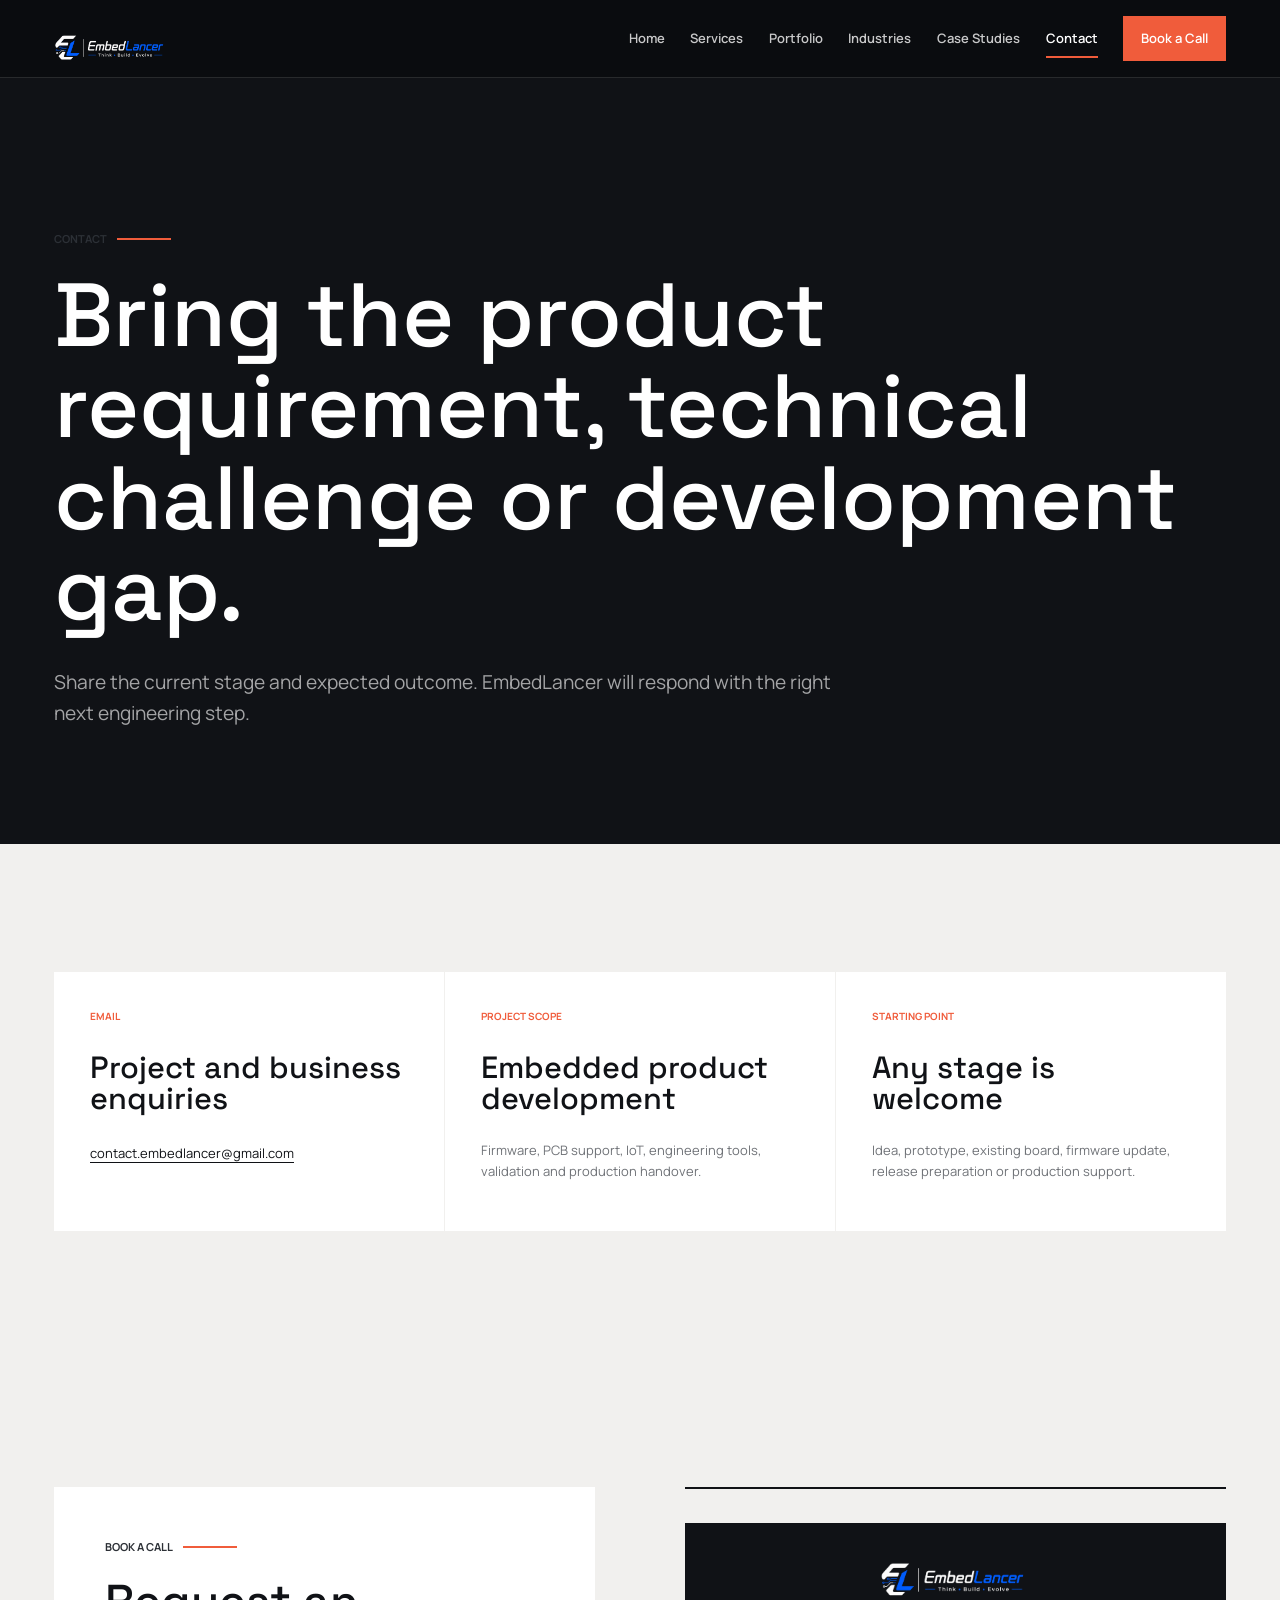
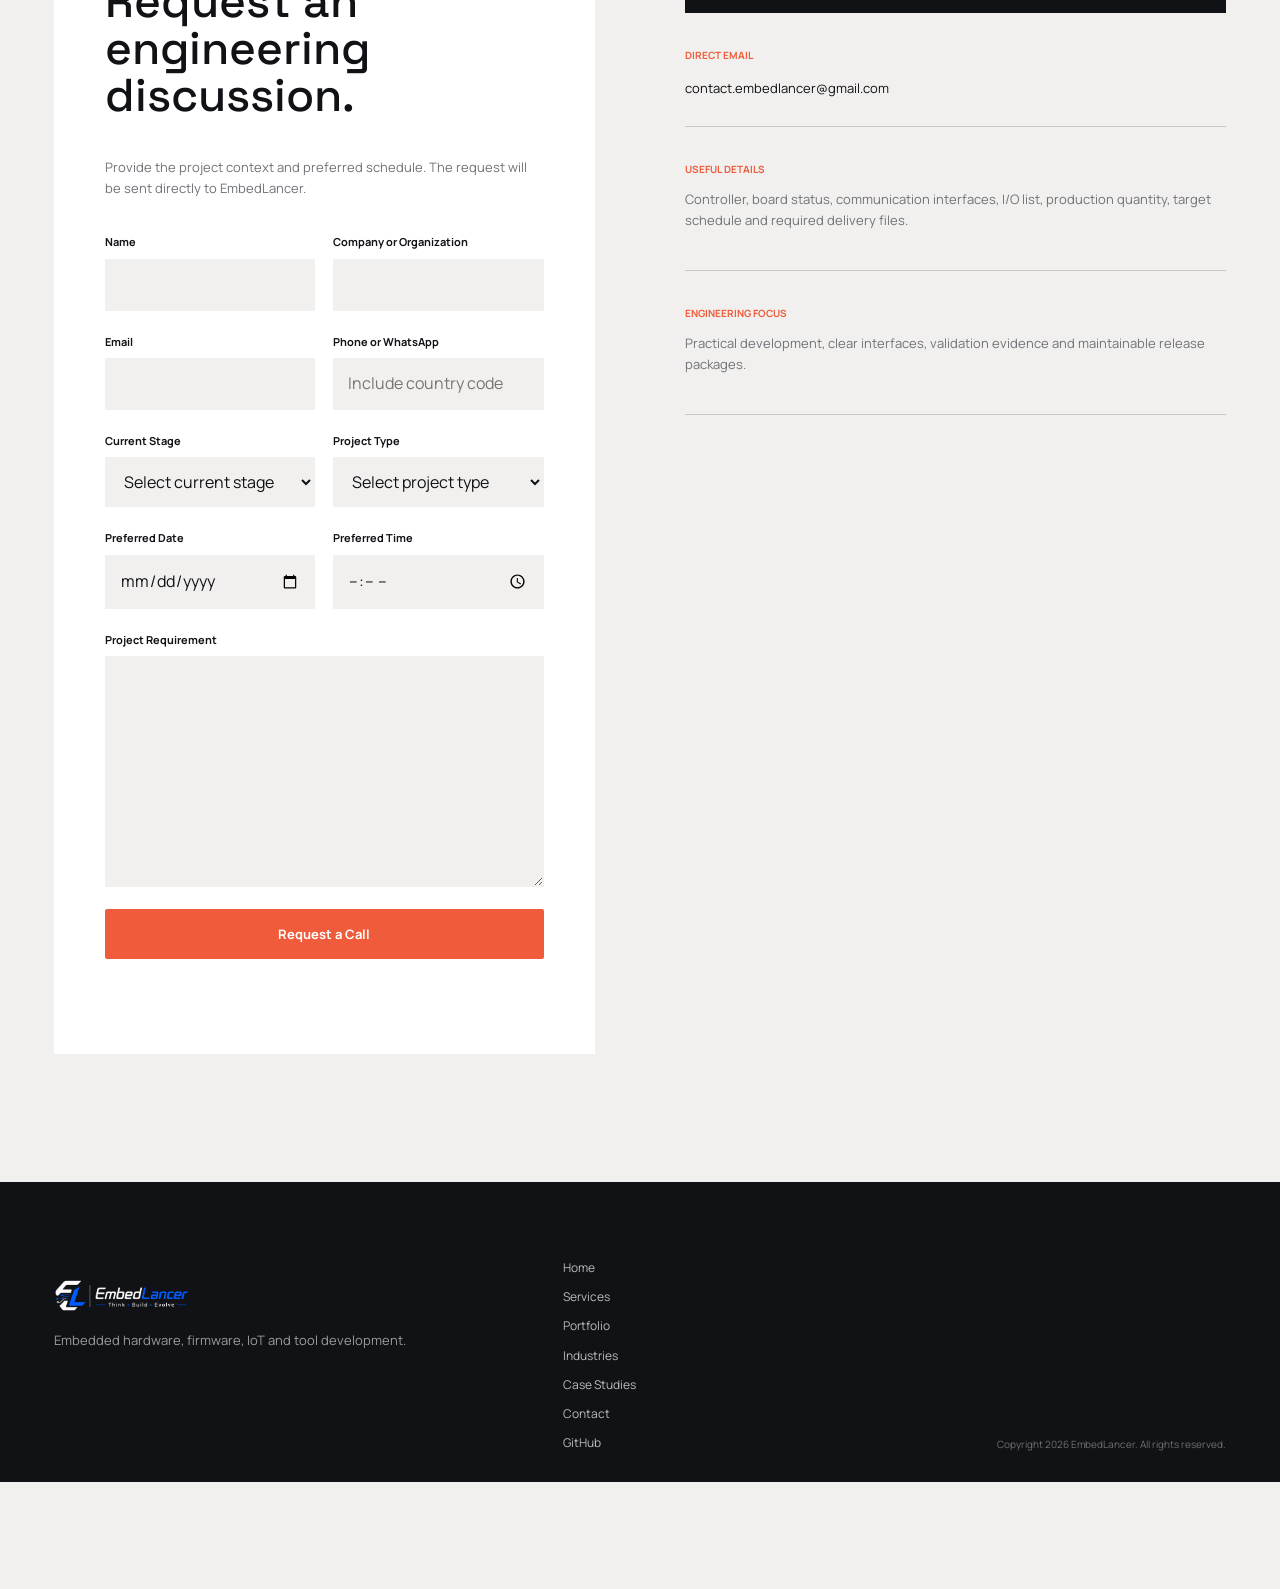
<file: enquiry.html>
<!DOCTYPE html>
<html lang="en">
<head>
  <meta charset="UTF-8">
  <meta name="viewport" content="width=device-width, initial-scale=1.0">
  <title>Contact | EmbedLancer</title>
  <meta http-equiv="refresh" content="0; url=contact.html">
  <link rel="canonical" href="https://embedlancer.github.io/contact.html">
</head>
<body>
  <p>Continue to <a href="contact.html">EmbedLancer Contact</a>.</p>
</body>
</html>
</file>
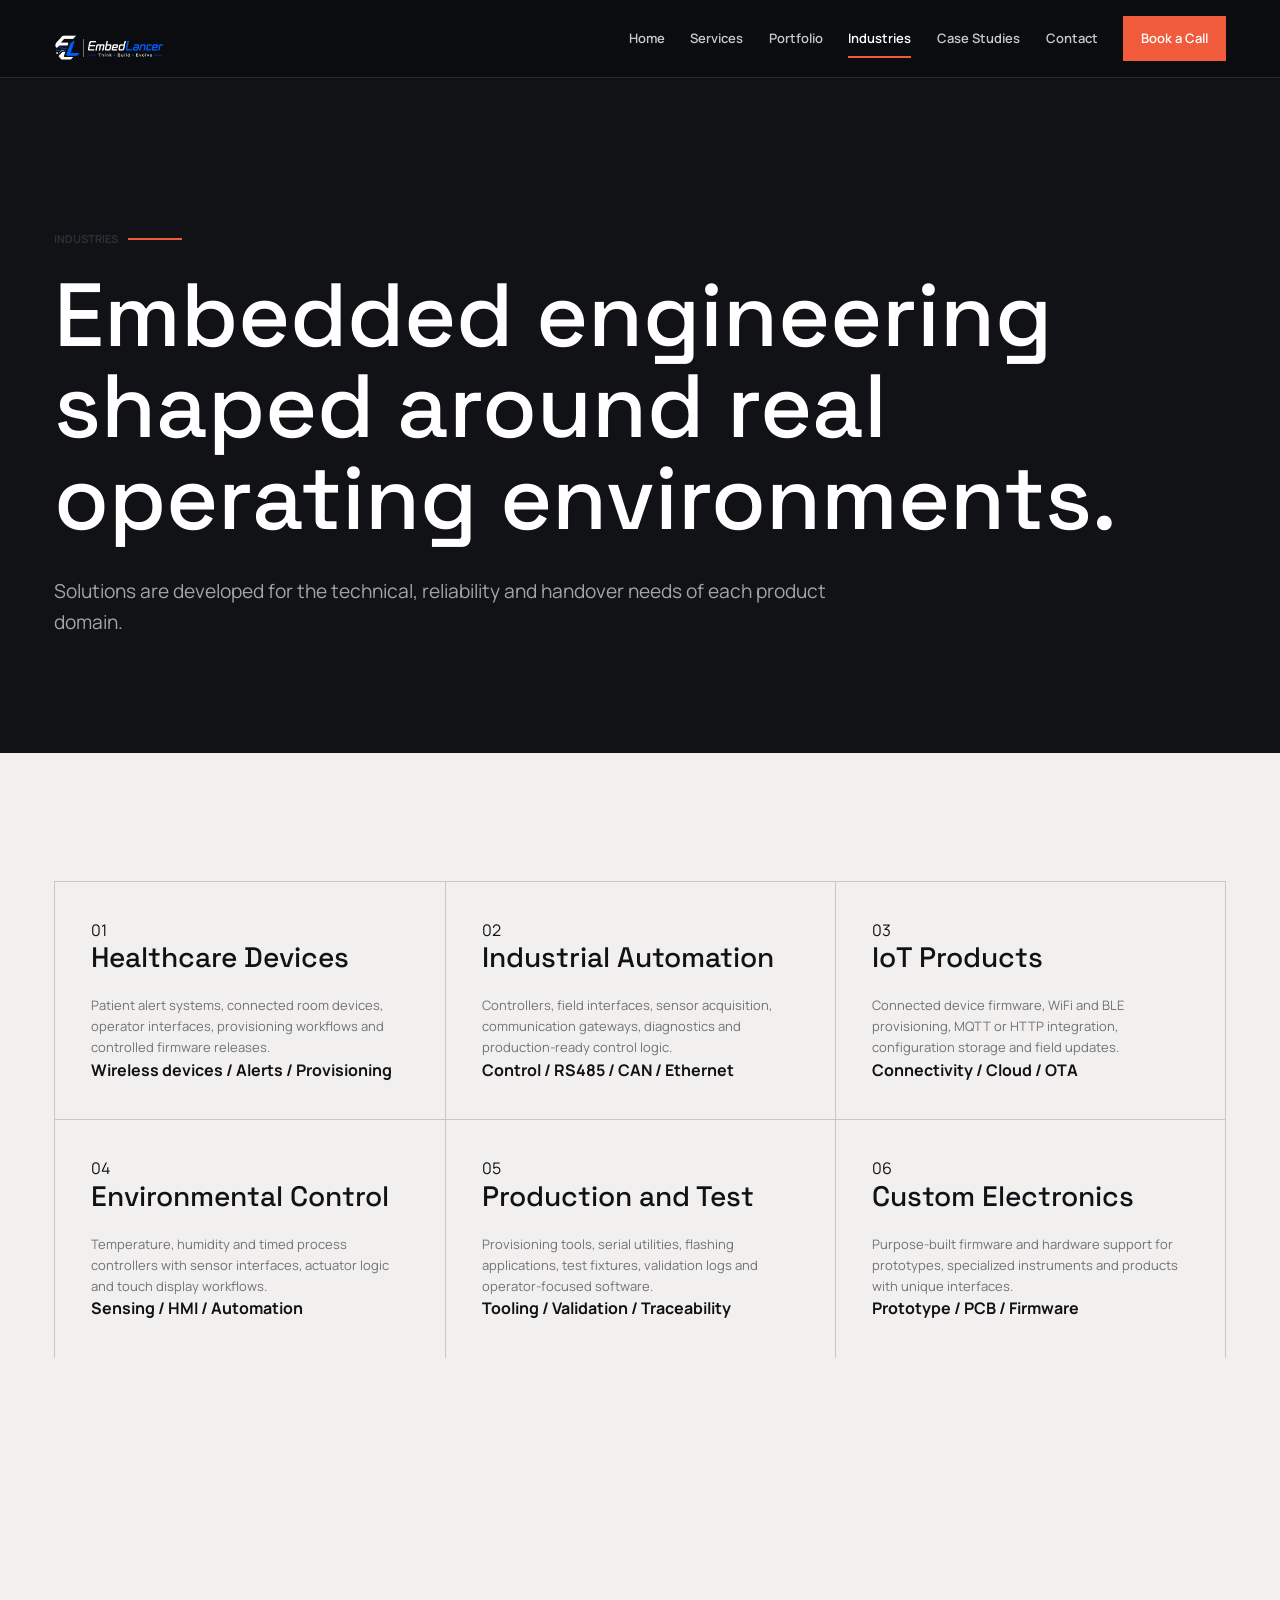
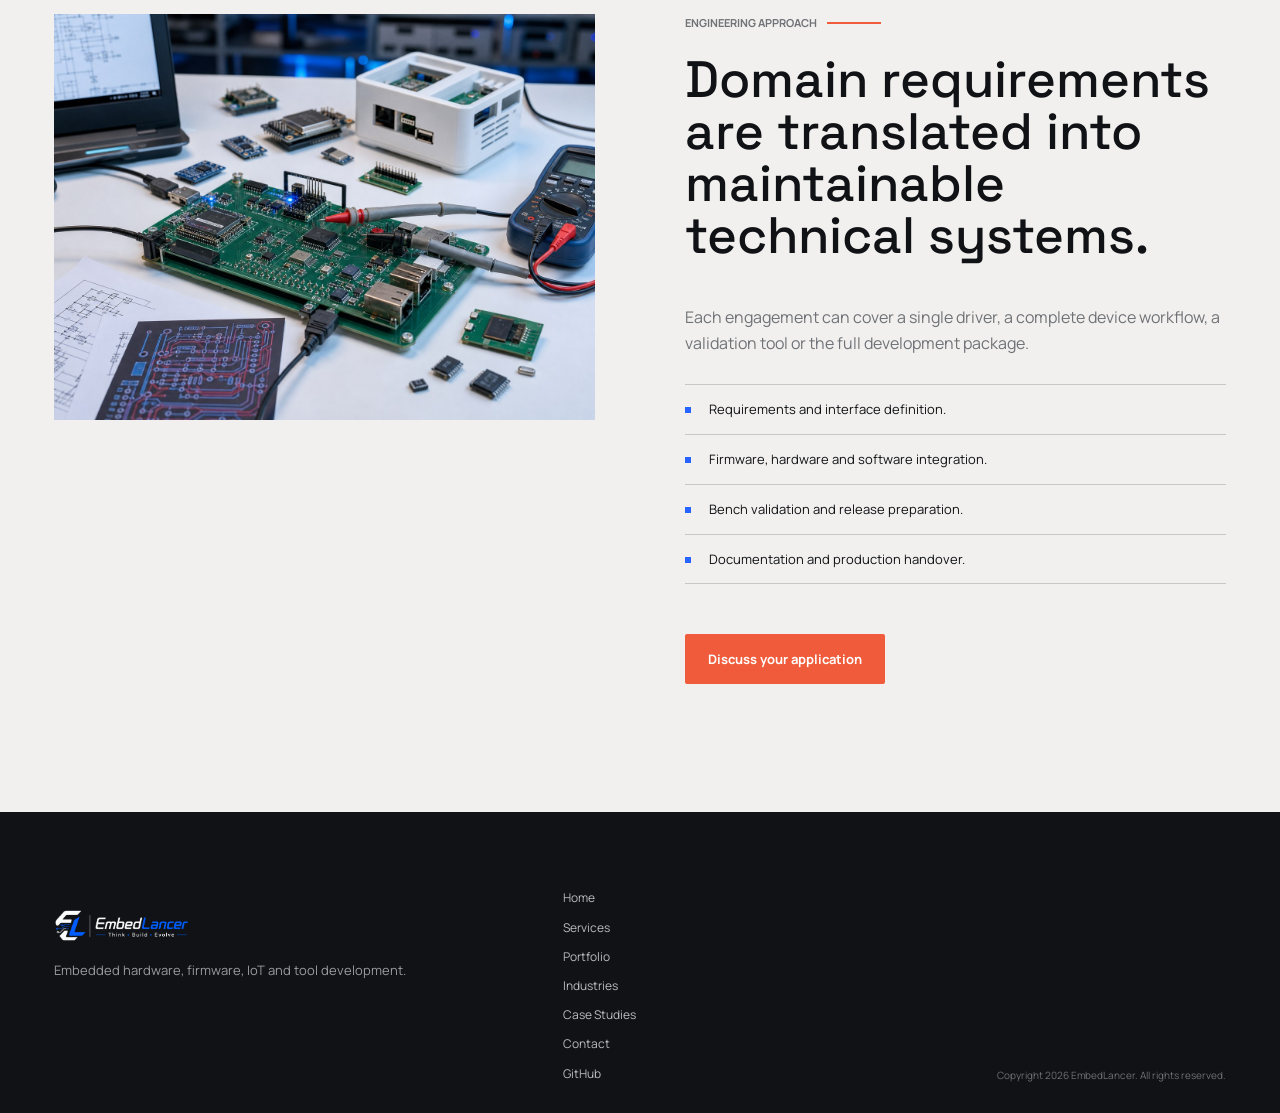
<file: industries.html>
<!DOCTYPE html>
<html lang="en">
<head>
  <meta charset="UTF-8">
  <meta name="viewport" content="width=device-width, initial-scale=1.0">
  <title>Industries | EmbedLancer</title>
  <meta name="description" content="Embedded engineering solutions for healthcare, industrial automation, IoT, environmental control, production testing and custom electronics.">
  <meta name="theme-color" content="#05070c">
  <link rel="canonical" href="https://embedlancer.github.io/industries.html">
  <link rel="icon" href="assets/logos/embedlancer-logo-light.png">
  <link rel="stylesheet" href="styles.css">
</head>
<body>
  <header class="site-header" data-header>
    <a class="brand" href="index.html" aria-label="EmbedLancer home">
      <img src="assets/logos/embedlancer-logo-light.png" alt="EmbedLancer">
    </a>
    <button class="nav-toggle" type="button" aria-label="Open navigation" aria-expanded="false" data-nav-toggle>
      <span></span><span></span><span></span>
    </button>
    <nav class="nav-links" data-nav>
      <a href="index.html">Home</a>
      <a href="services.html">Services</a>
      <a href="projects.html">Portfolio</a>
      <a class="active" href="industries.html">Industries</a>
      <a href="case-studies.html">Case Studies</a>
      <a href="contact.html">Contact</a>
      <a class="nav-cta" href="contact.html#book-call">Book a Call</a>
    </nav>
  </header>

  <main>
    <section class="page-hero">
      <p class="eyebrow">Industries</p>
      <h1>Embedded engineering shaped around real operating environments.</h1>
      <p>Solutions are developed for the technical, reliability and handover needs of each product domain.</p>
    </section>

    <section class="section">
      <div class="industry-grid">
        <article class="industry-card">
          <span>01</span>
          <h2>Healthcare Devices</h2>
          <p>Patient alert systems, connected room devices, operator interfaces, provisioning workflows and controlled firmware releases.</p>
          <strong>Wireless devices / Alerts / Provisioning</strong>
        </article>
        <article class="industry-card">
          <span>02</span>
          <h2>Industrial Automation</h2>
          <p>Controllers, field interfaces, sensor acquisition, communication gateways, diagnostics and production-ready control logic.</p>
          <strong>Control / RS485 / CAN / Ethernet</strong>
        </article>
        <article class="industry-card">
          <span>03</span>
          <h2>IoT Products</h2>
          <p>Connected device firmware, WiFi and BLE provisioning, MQTT or HTTP integration, configuration storage and field updates.</p>
          <strong>Connectivity / Cloud / OTA</strong>
        </article>
        <article class="industry-card">
          <span>04</span>
          <h2>Environmental Control</h2>
          <p>Temperature, humidity and timed process controllers with sensor interfaces, actuator logic and touch display workflows.</p>
          <strong>Sensing / HMI / Automation</strong>
        </article>
        <article class="industry-card">
          <span>05</span>
          <h2>Production and Test</h2>
          <p>Provisioning tools, serial utilities, flashing applications, test fixtures, validation logs and operator-focused software.</p>
          <strong>Tooling / Validation / Traceability</strong>
        </article>
        <article class="industry-card">
          <span>06</span>
          <h2>Custom Electronics</h2>
          <p>Purpose-built firmware and hardware support for prototypes, specialized instruments and products with unique interfaces.</p>
          <strong>Prototype / PCB / Firmware</strong>
        </article>
      </div>
    </section>

    <section class="section section-split">
      <div class="media-frame wide">
        <img src="assets/images/hardware-validation.jpg" alt="Embedded electronics validation bench with PCB and measurement equipment">
      </div>
      <div class="split-copy">
        <p class="eyebrow">Engineering approach</p>
        <h2>Domain requirements are translated into maintainable technical systems.</h2>
        <p>Each engagement can cover a single driver, a complete device workflow, a validation tool or the full development package.</p>
        <ul class="check-list">
          <li>Requirements and interface definition.</li>
          <li>Firmware, hardware and software integration.</li>
          <li>Bench validation and release preparation.</li>
          <li>Documentation and production handover.</li>
        </ul>
        <a class="button primary inline" href="contact.html#book-call">Discuss your application</a>
      </div>
    </section>
  </main>

  <footer class="site-footer">
    <div>
      <img src="assets/logos/embedlancer-logo-light.png" alt="EmbedLancer">
      <p>Embedded hardware, firmware, IoT and tool development.</p>
    </div>
    <nav aria-label="Footer navigation">
      <a href="index.html">Home</a>
      <a href="services.html">Services</a>
      <a href="projects.html">Portfolio</a>
      <a href="industries.html">Industries</a>
      <a href="case-studies.html">Case Studies</a>
      <a href="contact.html">Contact</a>
      <a href="https://github.com/Embedlancer" target="_blank" rel="noreferrer">GitHub</a>
    </nav>
    <span>Copyright 2026 EmbedLancer. All rights reserved.</span>
  </footer>

  <script src="script.js"></script>
</body>
</html>
</file>
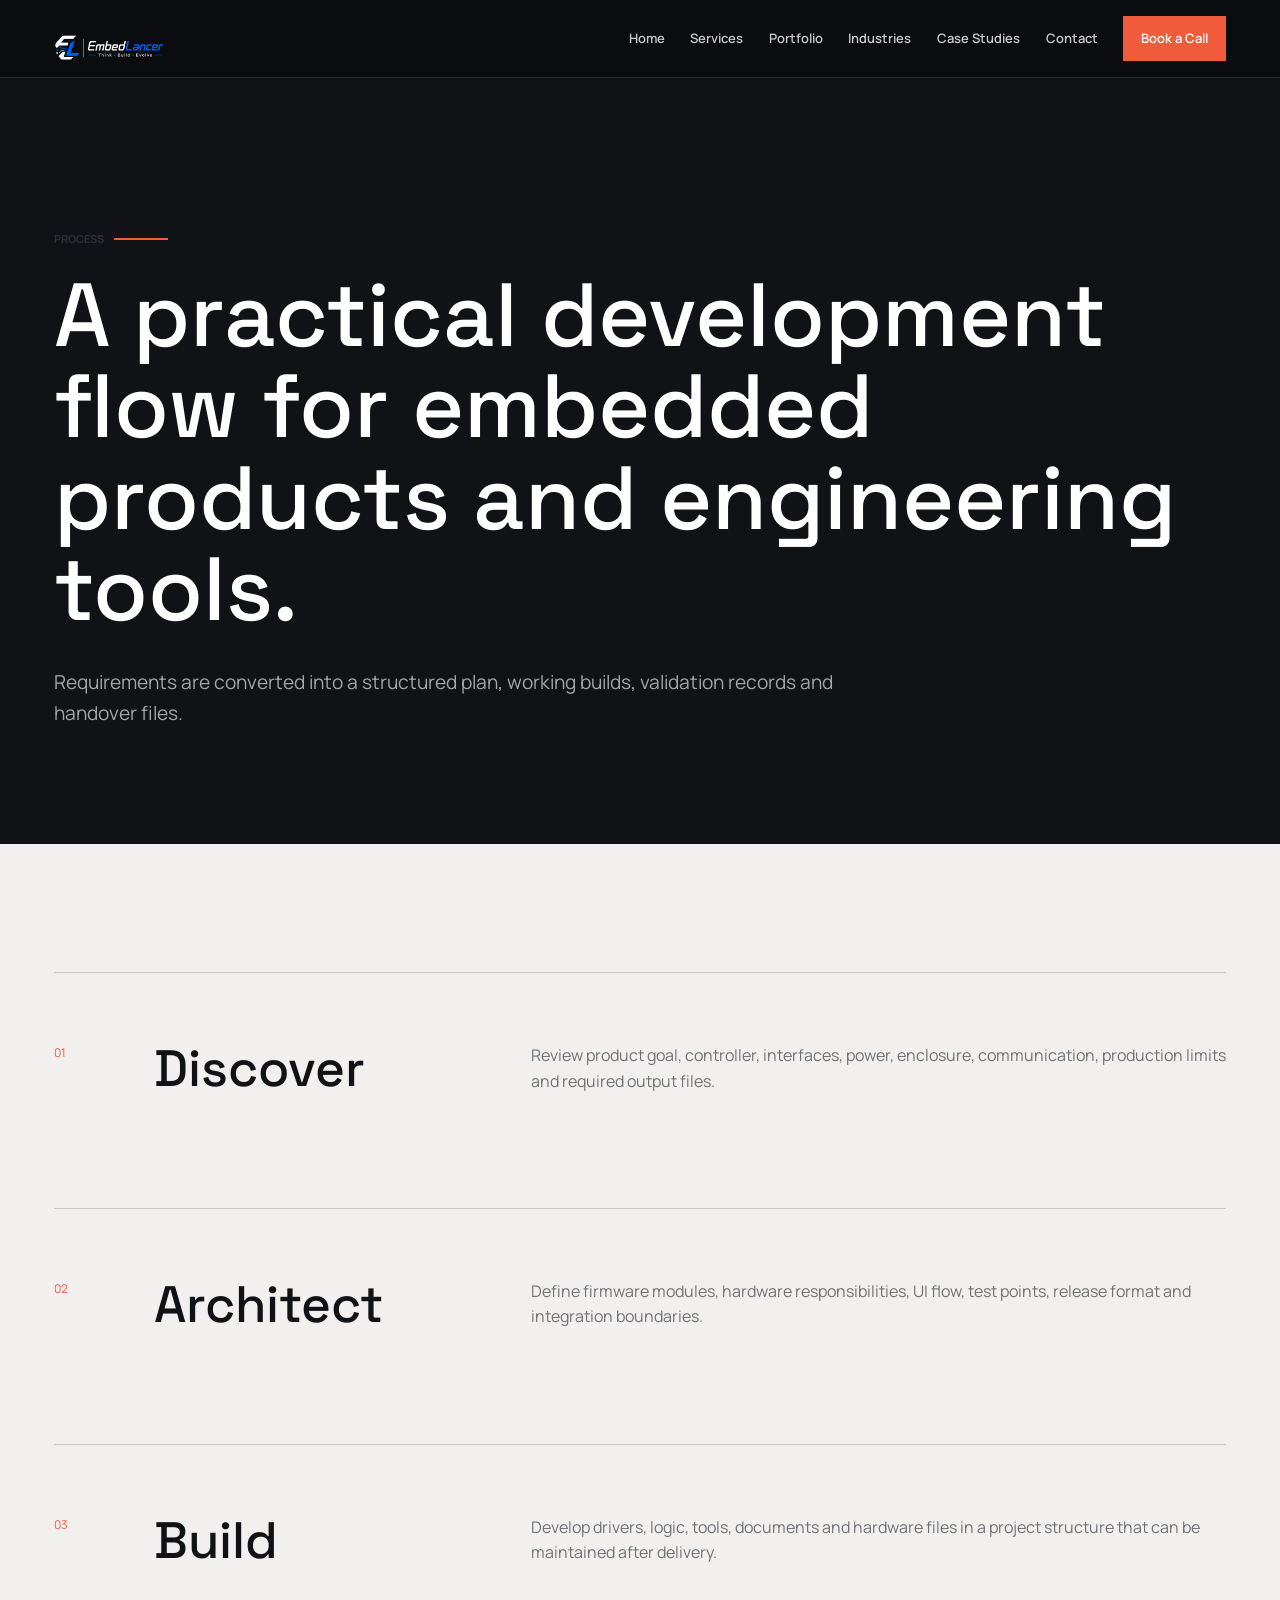
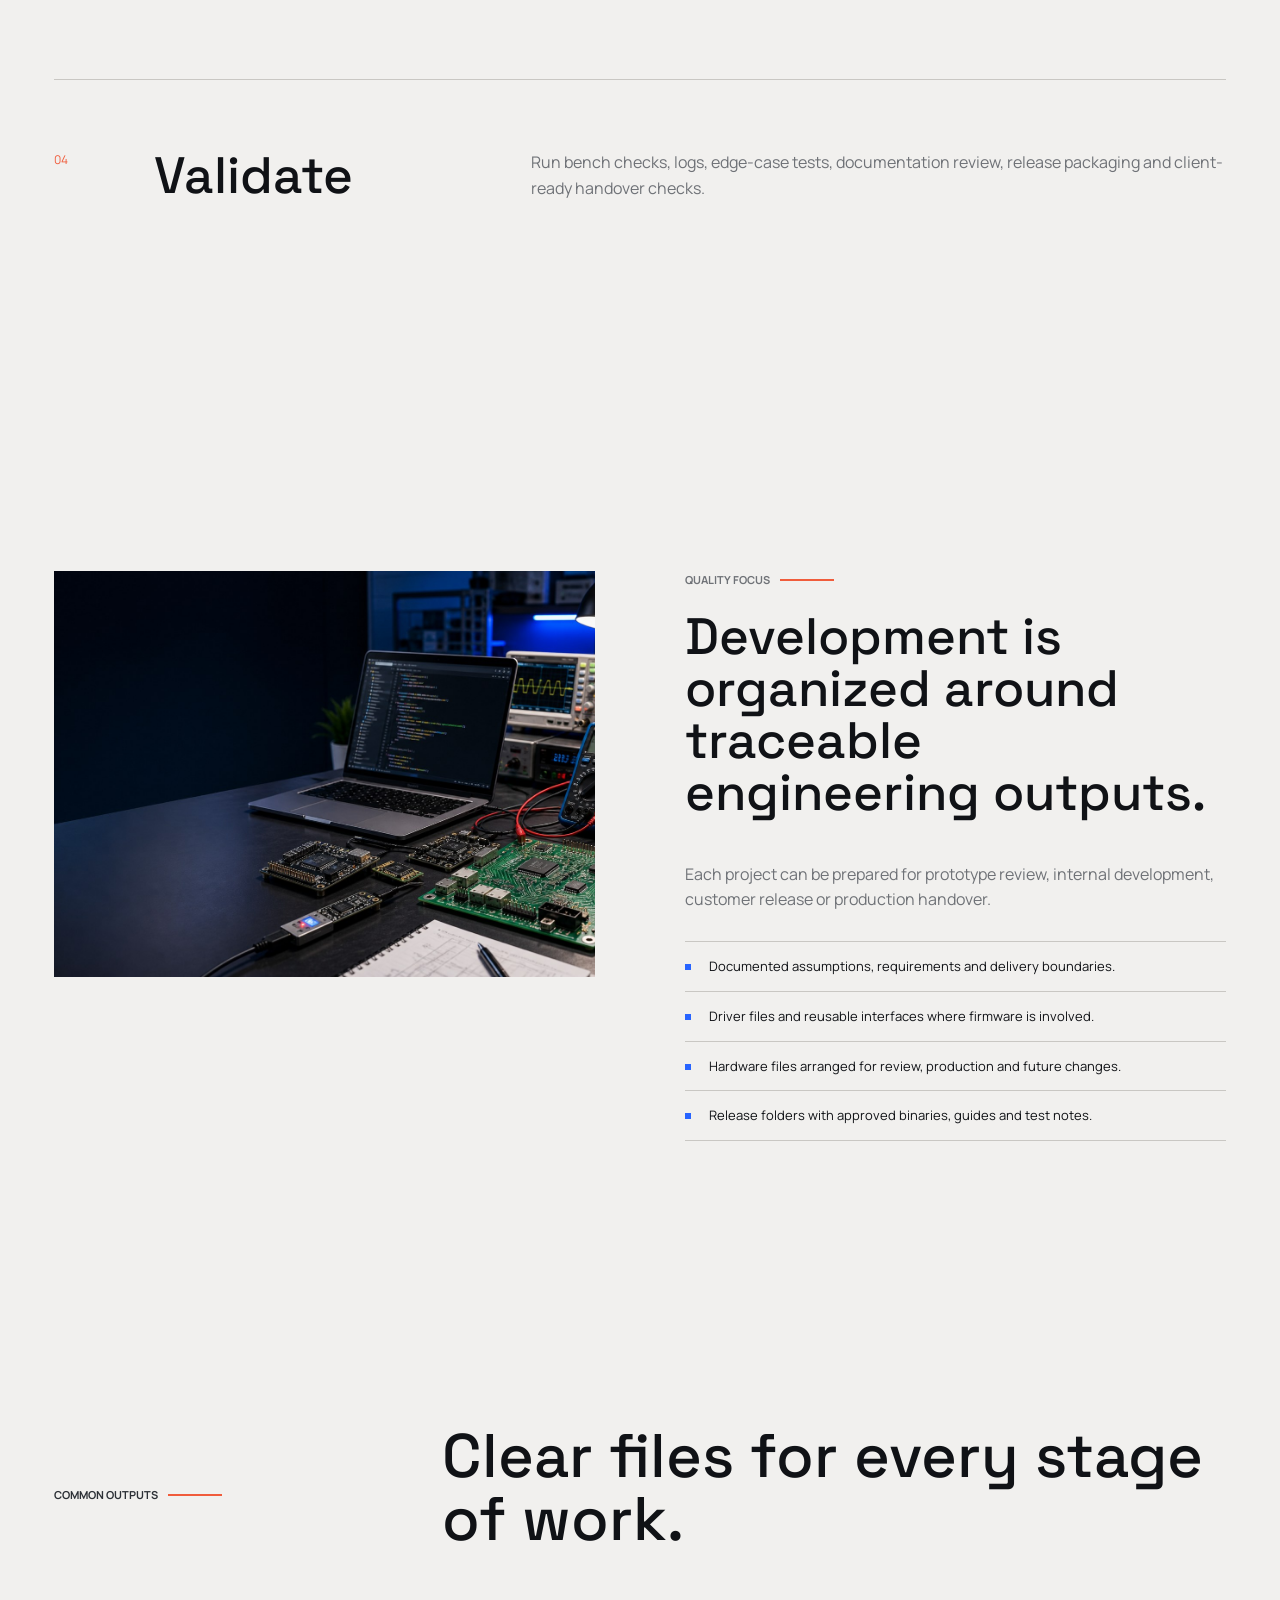
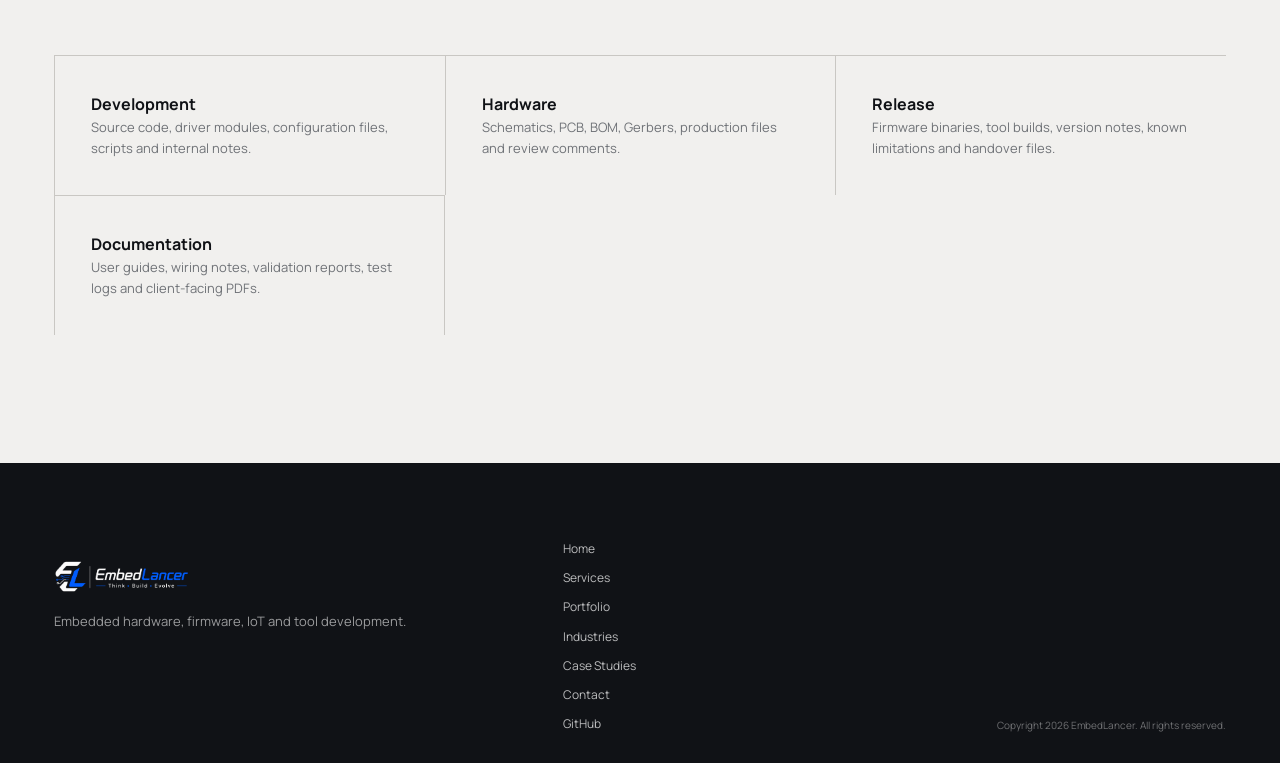
<file: process.html>
<!DOCTYPE html>
<html lang="en">
<head>
  <meta charset="UTF-8">
  <meta name="viewport" content="width=device-width, initial-scale=1.0">
  <title>Process | EmbedLancer</title>
  <meta name="description" content="EmbedLancer project process for embedded development, hardware validation, IoT integration, tool delivery and production handover.">
  <meta name="theme-color" content="#05070c">
  <link rel="canonical" href="https://embedlancer.github.io/process.html">
  <link rel="icon" href="assets/logos/embedlancer-logo-light.png">
  <link rel="stylesheet" href="styles.css">
</head>
<body>
  <header class="site-header" data-header>
    <a class="brand" href="index.html" aria-label="EmbedLancer home">
      <img src="assets/logos/embedlancer-logo-light.png" alt="EmbedLancer">
    </a>
    <button class="nav-toggle" type="button" aria-label="Open navigation" aria-expanded="false" data-nav-toggle>
      <span></span>
      <span></span>
      <span></span>
    </button>
    <nav class="nav-links" data-nav>
      <a href="index.html">Home</a>
      <a href="services.html">Services</a>
      <a href="projects.html">Portfolio</a>
      <a href="industries.html">Industries</a>
      <a href="case-studies.html">Case Studies</a>
      <a href="contact.html">Contact</a>
      <a class="nav-cta" href="contact.html#book-call">Book a Call</a>
    </nav>
  </header>

  <main>
    <section class="page-hero process-hero">
      <p class="eyebrow">Process</p>
      <h1>A practical development flow for embedded products and engineering tools.</h1>
      <p>
        Requirements are converted into a structured plan, working builds, validation records and handover files.
      </p>
    </section>

    <section class="section">
      <div class="timeline">
        <article>
          <span>01</span>
          <h2>Discover</h2>
          <p>Review product goal, controller, interfaces, power, enclosure, communication, production limits and required output files.</p>
        </article>
        <article>
          <span>02</span>
          <h2>Architect</h2>
          <p>Define firmware modules, hardware responsibilities, UI flow, test points, release format and integration boundaries.</p>
        </article>
        <article>
          <span>03</span>
          <h2>Build</h2>
          <p>Develop drivers, logic, tools, documents and hardware files in a project structure that can be maintained after delivery.</p>
        </article>
        <article>
          <span>04</span>
          <h2>Validate</h2>
          <p>Run bench checks, logs, edge-case tests, documentation review, release packaging and client-ready handover checks.</p>
        </article>
      </div>
    </section>

    <section class="section section-split">
      <div class="media-frame wide">
        <img src="assets/images/hero-engineering-lab.jpg" alt="Embedded development desk with laptop, oscilloscope, multimeter and PCB">
      </div>
      <div class="split-copy">
        <p class="eyebrow">Quality focus</p>
        <h2>Development is organized around traceable engineering outputs.</h2>
        <p>
          Each project can be prepared for prototype review, internal development, customer release or production handover.
        </p>
        <ul class="check-list">
          <li>Documented assumptions, requirements and delivery boundaries.</li>
          <li>Driver files and reusable interfaces where firmware is involved.</li>
          <li>Hardware files arranged for review, production and future changes.</li>
          <li>Release folders with approved binaries, guides and test notes.</li>
        </ul>
      </div>
    </section>

    <section class="section">
      <div class="section-heading">
        <p class="eyebrow">Common outputs</p>
        <h2>Clear files for every stage of work.</h2>
      </div>
      <div class="output-grid">
        <article><strong>Development</strong><p>Source code, driver modules, configuration files, scripts and internal notes.</p></article>
        <article><strong>Hardware</strong><p>Schematics, PCB, BOM, Gerbers, production files and review comments.</p></article>
        <article><strong>Release</strong><p>Firmware binaries, tool builds, version notes, known limitations and handover files.</p></article>
        <article><strong>Documentation</strong><p>User guides, wiring notes, validation reports, test logs and client-facing PDFs.</p></article>
      </div>
    </section>
  </main>

  <footer class="site-footer">
    <div>
      <img src="assets/logos/embedlancer-logo-light.png" alt="EmbedLancer">
      <p>Embedded hardware, firmware, IoT and tool development.</p>
    </div>
    <nav aria-label="Footer navigation">
      <a href="index.html">Home</a>
      <a href="services.html">Services</a>
      <a href="projects.html">Portfolio</a>
      <a href="industries.html">Industries</a>
      <a href="case-studies.html">Case Studies</a>
      <a href="contact.html">Contact</a>
      <a href="https://github.com/Embedlancer" target="_blank" rel="noreferrer">GitHub</a>
    </nav>
    <span>Copyright 2026 EmbedLancer. All rights reserved.</span>
  </footer>

  <script src="script.js"></script>
</body>
</html>
</file>
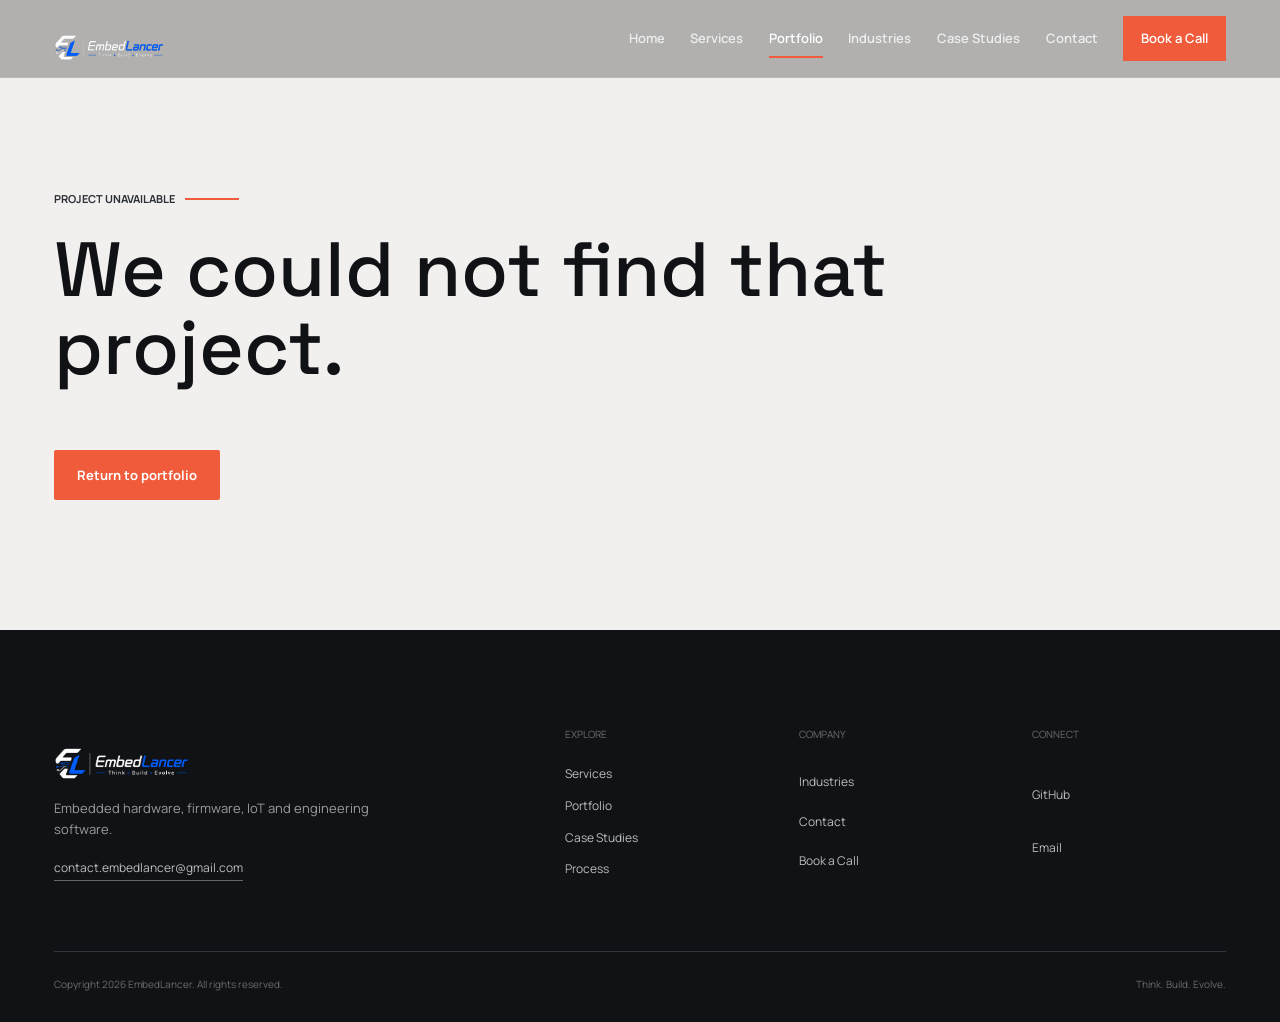
<file: project.html>
<!DOCTYPE html>
<html lang="en">
<head>
  <meta charset="UTF-8">
  <meta name="viewport" content="width=device-width, initial-scale=1.0">
  <title>Project | EmbedLancer</title>
  <meta name="description" content="Embedded product development project by EmbedLancer.">
  <meta name="theme-color" content="#0b0d10">
  <meta name="robots" content="index,follow">
  <link rel="icon" href="assets/logos/embedlancer-logo-light.png">
  <link rel="preconnect" href="https://fonts.googleapis.com">
  <link rel="preconnect" href="https://fonts.gstatic.com" crossorigin>
  <link href="https://fonts.googleapis.com/css2?family=Manrope:wght@400;500;600;700&family=Space+Grotesk:wght@500;600&display=swap" rel="stylesheet">
  <link rel="stylesheet" href="styles.css">
</head>
<body>
  <header class="site-header site-header-overlay" data-header>
    <a class="brand" href="index.html" aria-label="EmbedLancer home"><img src="assets/logos/embedlancer-logo-light.png" alt="EmbedLancer"></a>
    <button class="nav-toggle" type="button" aria-label="Open navigation" aria-expanded="false" data-nav-toggle><span></span><span></span><span></span></button>
    <nav class="nav-links" data-nav>
      <a href="index.html">Home</a><a href="services.html">Services</a><a class="active" href="projects.html">Portfolio</a><a href="industries.html">Industries</a><a href="case-studies.html">Case Studies</a><a href="contact.html">Contact</a><a class="nav-cta" href="contact.html#book-call">Book a Call</a>
    </nav>
  </header>

  <main data-project-detail>
    <section class="project-detail-loading"><p>Loading project...</p></section>
  </main>

  <footer class="site-footer editorial-footer">
    <div class="footer-brand"><img src="assets/logos/embedlancer-logo-light.png" alt="EmbedLancer"><p>Embedded hardware, firmware, IoT and engineering software.</p><a href="mailto:contact.embedlancer@gmail.com">contact.embedlancer@gmail.com</a></div>
    <div class="footer-links"><div><span>Explore</span><a href="services.html">Services</a><a href="projects.html">Portfolio</a><a href="case-studies.html">Case Studies</a><a href="process.html">Process</a></div><div><span>Company</span><a href="industries.html">Industries</a><a href="contact.html">Contact</a><a href="contact.html#book-call">Book a Call</a></div><div><span>Connect</span><a href="https://github.com/Embedlancer" target="_blank" rel="noreferrer">GitHub</a><a href="mailto:contact.embedlancer@gmail.com">Email</a></div></div>
    <div class="footer-bottom"><span>Copyright 2026 EmbedLancer. All rights reserved.</span><span>Think. Build. Evolve.</span></div>
  </footer>

  <script src="script.js"></script>
  <script src="projects.js"></script>
</body>
</html>
</file>
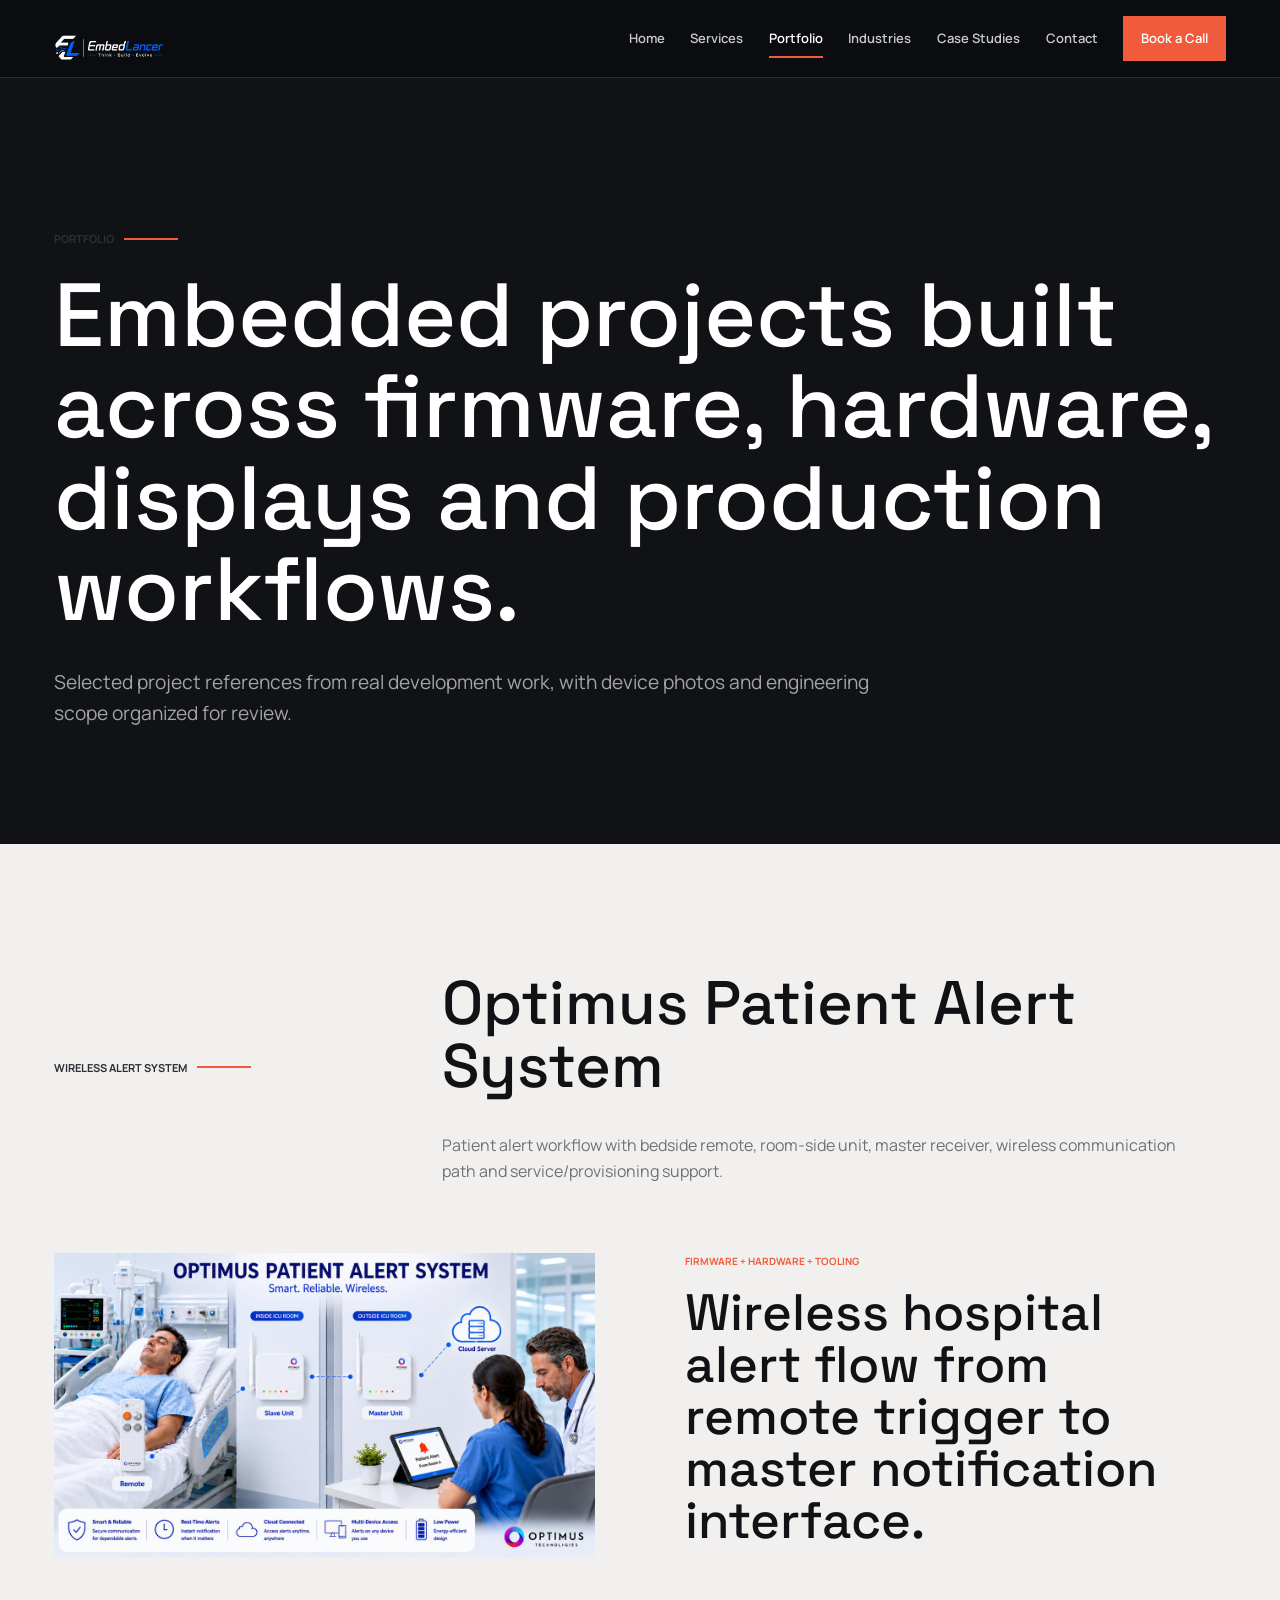
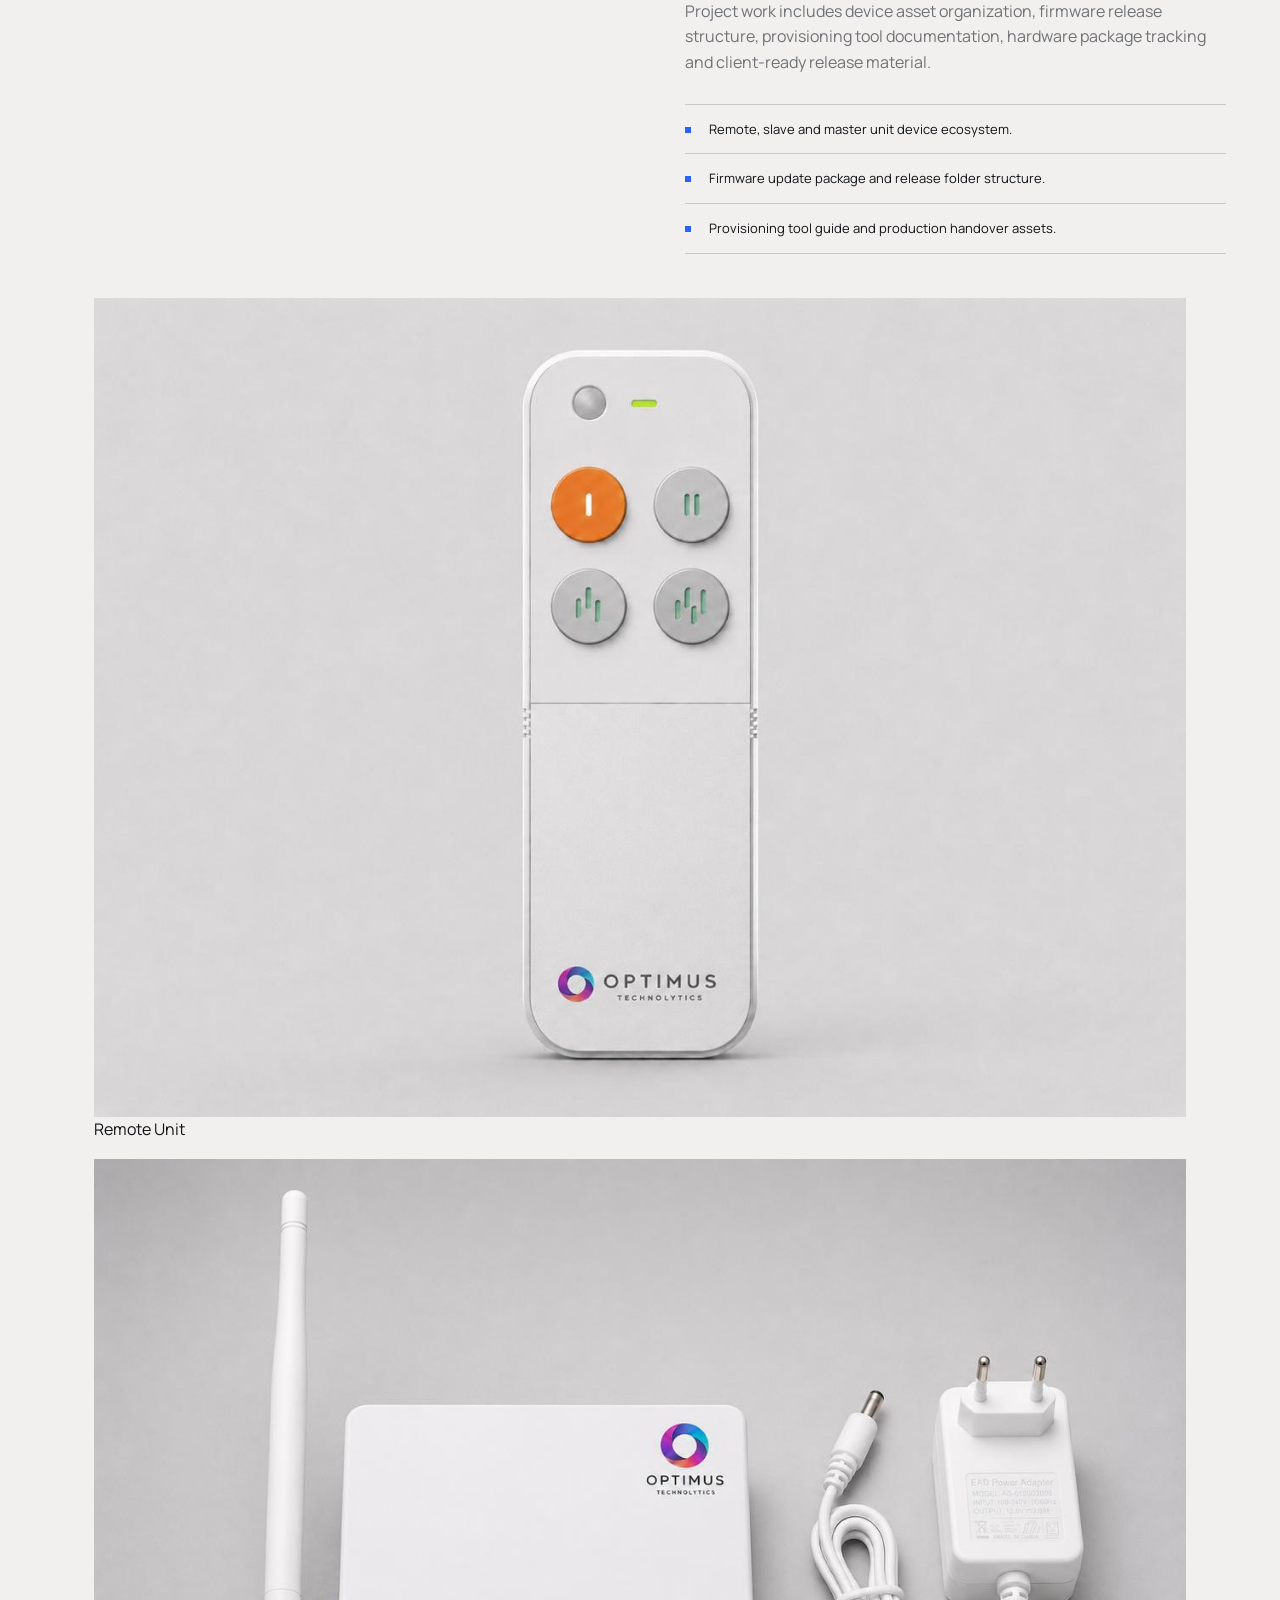
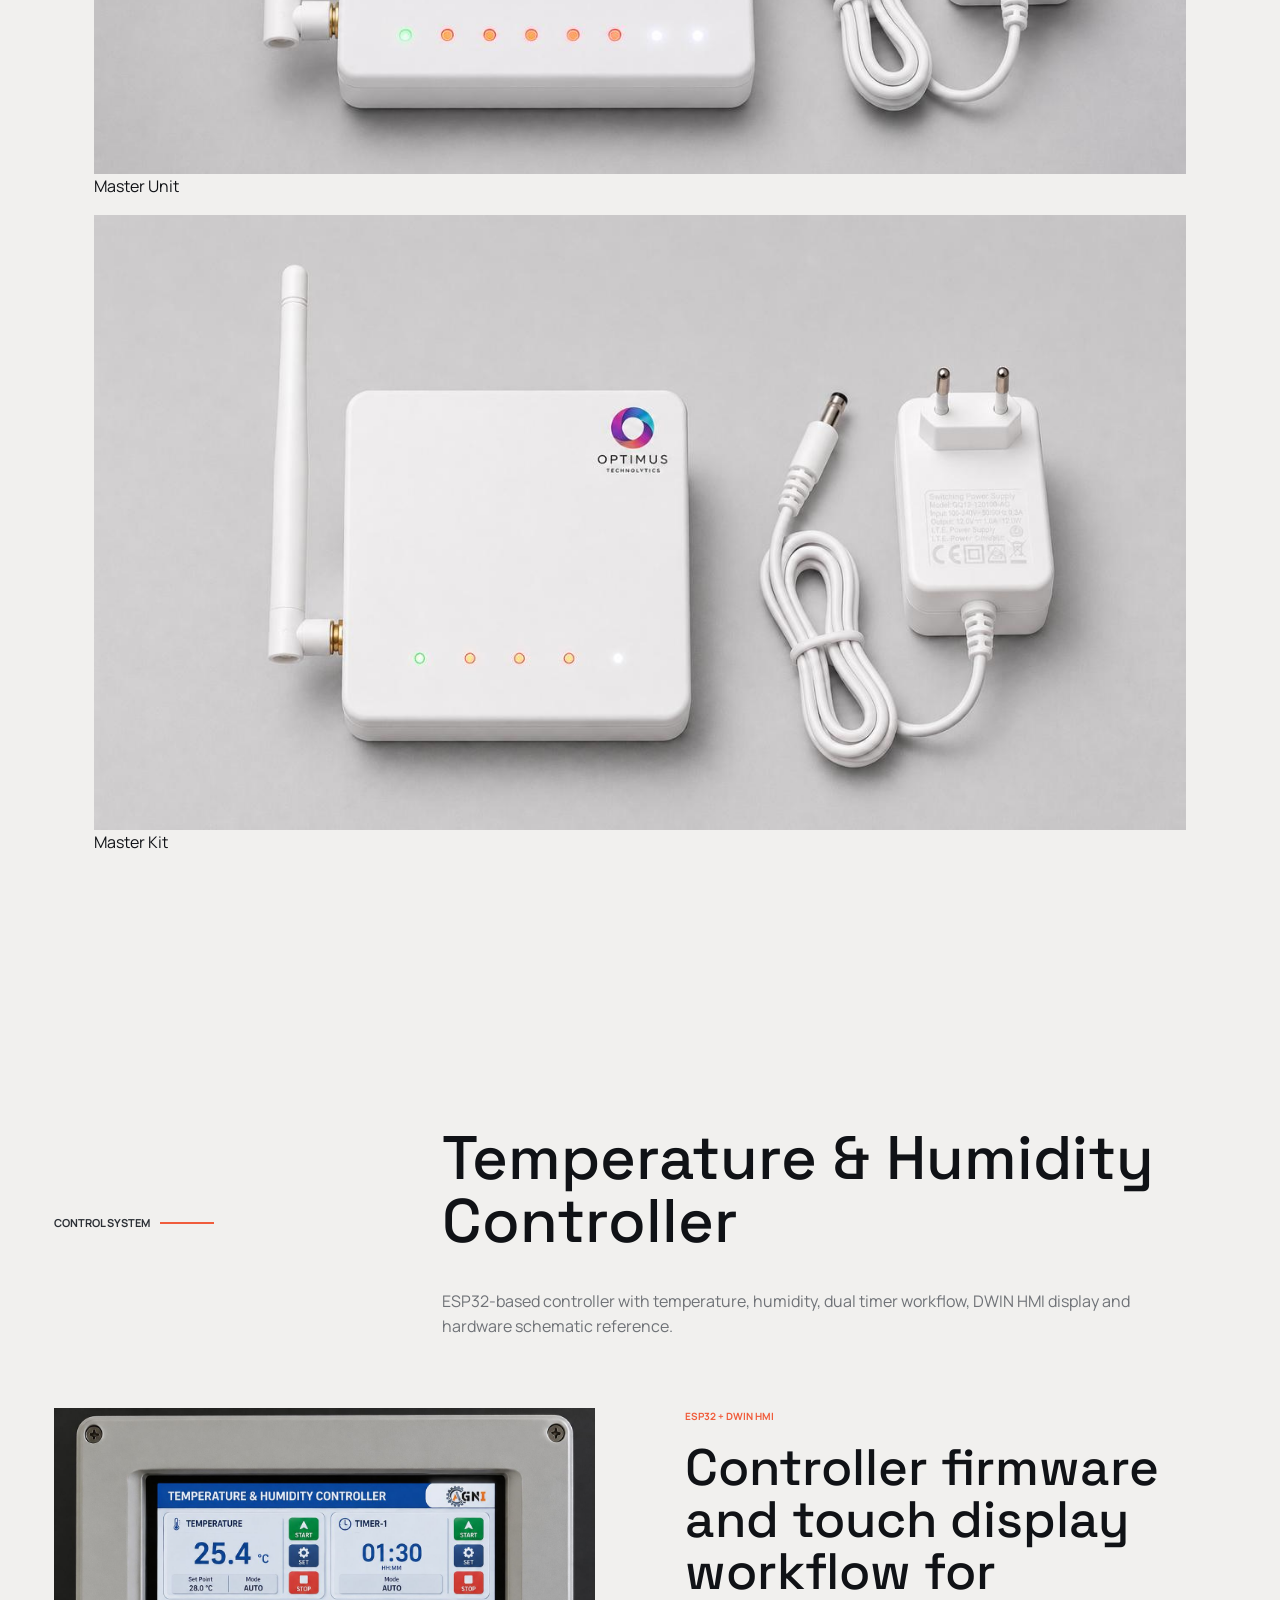
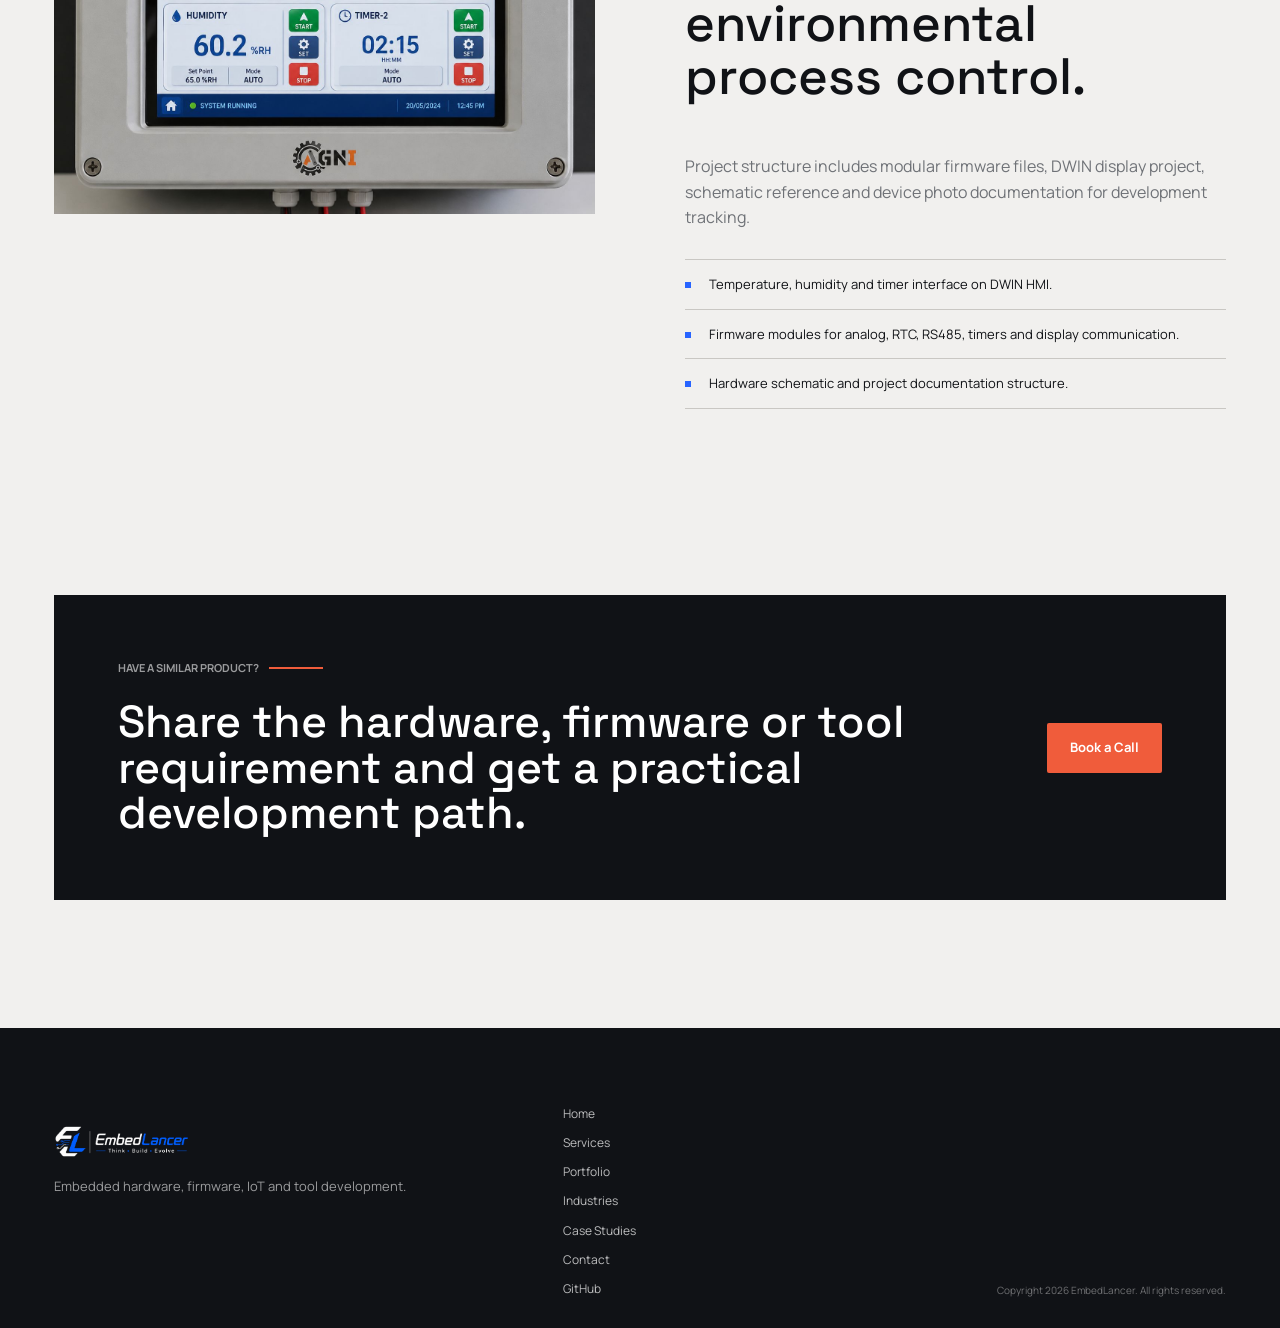
<file: projects.html>
<!DOCTYPE html>
<html lang="en">
<head>
  <meta charset="UTF-8">
  <meta name="viewport" content="width=device-width, initial-scale=1.0">
  <title>Portfolio | EmbedLancer</title>
  <meta name="description" content="EmbedLancer project portfolio for embedded firmware, hardware, DWIN HMI, IoT systems and production tools.">
  <meta name="theme-color" content="#05070c">
  <link rel="canonical" href="https://embedlancer.github.io/projects.html">
  <link rel="icon" href="assets/logos/embedlancer-logo-light.png">
  <link rel="stylesheet" href="styles.css">
</head>
<body>
  <header class="site-header" data-header>
    <a class="brand" href="index.html" aria-label="EmbedLancer home">
      <img src="assets/logos/embedlancer-logo-light.png" alt="EmbedLancer">
    </a>
    <button class="nav-toggle" type="button" aria-label="Open navigation" aria-expanded="false" data-nav-toggle>
      <span></span>
      <span></span>
      <span></span>
    </button>
    <nav class="nav-links" data-nav>
      <a href="index.html">Home</a>
      <a href="services.html">Services</a>
      <a class="active" href="projects.html">Portfolio</a>
      <a href="industries.html">Industries</a>
      <a href="case-studies.html">Case Studies</a>
      <a href="contact.html">Contact</a>
      <a class="nav-cta" href="contact.html#book-call">Book a Call</a>
    </nav>
  </header>

  <main>
    <section class="page-hero">
      <p class="eyebrow">Portfolio</p>
      <h1>Embedded projects built across firmware, hardware, displays and production workflows.</h1>
      <p>
        Selected project references from real development work, with device photos and engineering scope organized for review.
      </p>
    </section>

    <section class="section project-showcase" aria-labelledby="optimus-title">
      <div class="section-heading">
        <p class="eyebrow">Wireless alert system</p>
        <h2 id="optimus-title">Optimus Patient Alert System</h2>
        <p>
          Patient alert workflow with bedside remote, room-side unit, master receiver, wireless communication path and service/provisioning support.
        </p>
      </div>
      <div class="project-layout">
        <article class="project-main">
          <img src="assets/projects/optimus/patient-alert-system-overview.jpeg" alt="Optimus patient alert system overview with remote, slave unit, master unit and cloud connectivity">
        </article>
        <div class="project-copy">
          <span class="project-label">Firmware + Hardware + Tooling</span>
          <h3>Wireless hospital alert flow from remote trigger to master notification interface.</h3>
          <p>
            Project work includes device asset organization, firmware release structure, provisioning tool documentation, hardware package tracking and client-ready release material.
          </p>
          <ul class="check-list">
            <li>Remote, slave and master unit device ecosystem.</li>
            <li>Firmware update package and release folder structure.</li>
            <li>Provisioning tool guide and production handover assets.</li>
          </ul>
        </div>
      </div>
      <div class="device-grid" aria-label="Optimus device photos">
        <figure>
          <img src="assets/projects/optimus/remote-unit.jpeg" alt="Optimus remote unit device photo">
          <figcaption>Remote Unit</figcaption>
        </figure>
        <figure>
          <img src="assets/projects/optimus/master-unit.jpeg" alt="Optimus master unit device photo">
          <figcaption>Master Unit</figcaption>
        </figure>
        <figure>
          <img src="assets/projects/optimus/master-kit.jpeg" alt="Optimus master kit with power adapter">
          <figcaption>Master Kit</figcaption>
        </figure>
      </div>
    </section>

    <section class="section project-showcase" aria-labelledby="temperature-title">
      <div class="section-heading">
        <p class="eyebrow">Control system</p>
        <h2 id="temperature-title">Temperature & Humidity Controller</h2>
        <p>
          ESP32-based controller with temperature, humidity, dual timer workflow, DWIN HMI display and hardware schematic reference.
        </p>
      </div>
      <div class="project-layout reverse">
        <article class="project-main">
          <img src="assets/projects/temperature-controller/temperature-controller-device.jpeg" alt="Temperature and humidity controller device with DWIN display">
        </article>
        <div class="project-copy">
          <span class="project-label">ESP32 + DWIN HMI</span>
          <h3>Controller firmware and touch display workflow for environmental process control.</h3>
          <p>
            Project structure includes modular firmware files, DWIN display project, schematic reference and device photo documentation for development tracking.
          </p>
          <ul class="check-list">
            <li>Temperature, humidity and timer interface on DWIN HMI.</li>
            <li>Firmware modules for analog, RTC, RS485, timers and display communication.</li>
            <li>Hardware schematic and project documentation structure.</li>
          </ul>
        </div>
      </div>
    </section>

    <section class="section compact-section">
      <div class="quote-panel quote-panel-simple">
        <div>
          <p class="eyebrow">Have a similar product?</p>
          <h2>Share the hardware, firmware or tool requirement and get a practical development path.</h2>
        </div>
        <a class="button primary" href="contact.html#book-call">Book a Call</a>
      </div>
    </section>
  </main>

  <footer class="site-footer">
    <div>
      <img src="assets/logos/embedlancer-logo-light.png" alt="EmbedLancer">
      <p>Embedded hardware, firmware, IoT and tool development.</p>
    </div>
    <nav aria-label="Footer navigation">
      <a href="index.html">Home</a>
      <a href="services.html">Services</a>
      <a href="projects.html">Portfolio</a>
      <a href="industries.html">Industries</a>
      <a href="case-studies.html">Case Studies</a>
      <a href="contact.html">Contact</a>
      <a href="https://github.com/Embedlancer" target="_blank" rel="noreferrer">GitHub</a>
    </nav>
    <span>Copyright 2026 EmbedLancer. All rights reserved.</span>
  </footer>

  <script src="script.js"></script>
</body>
</html>
</file>
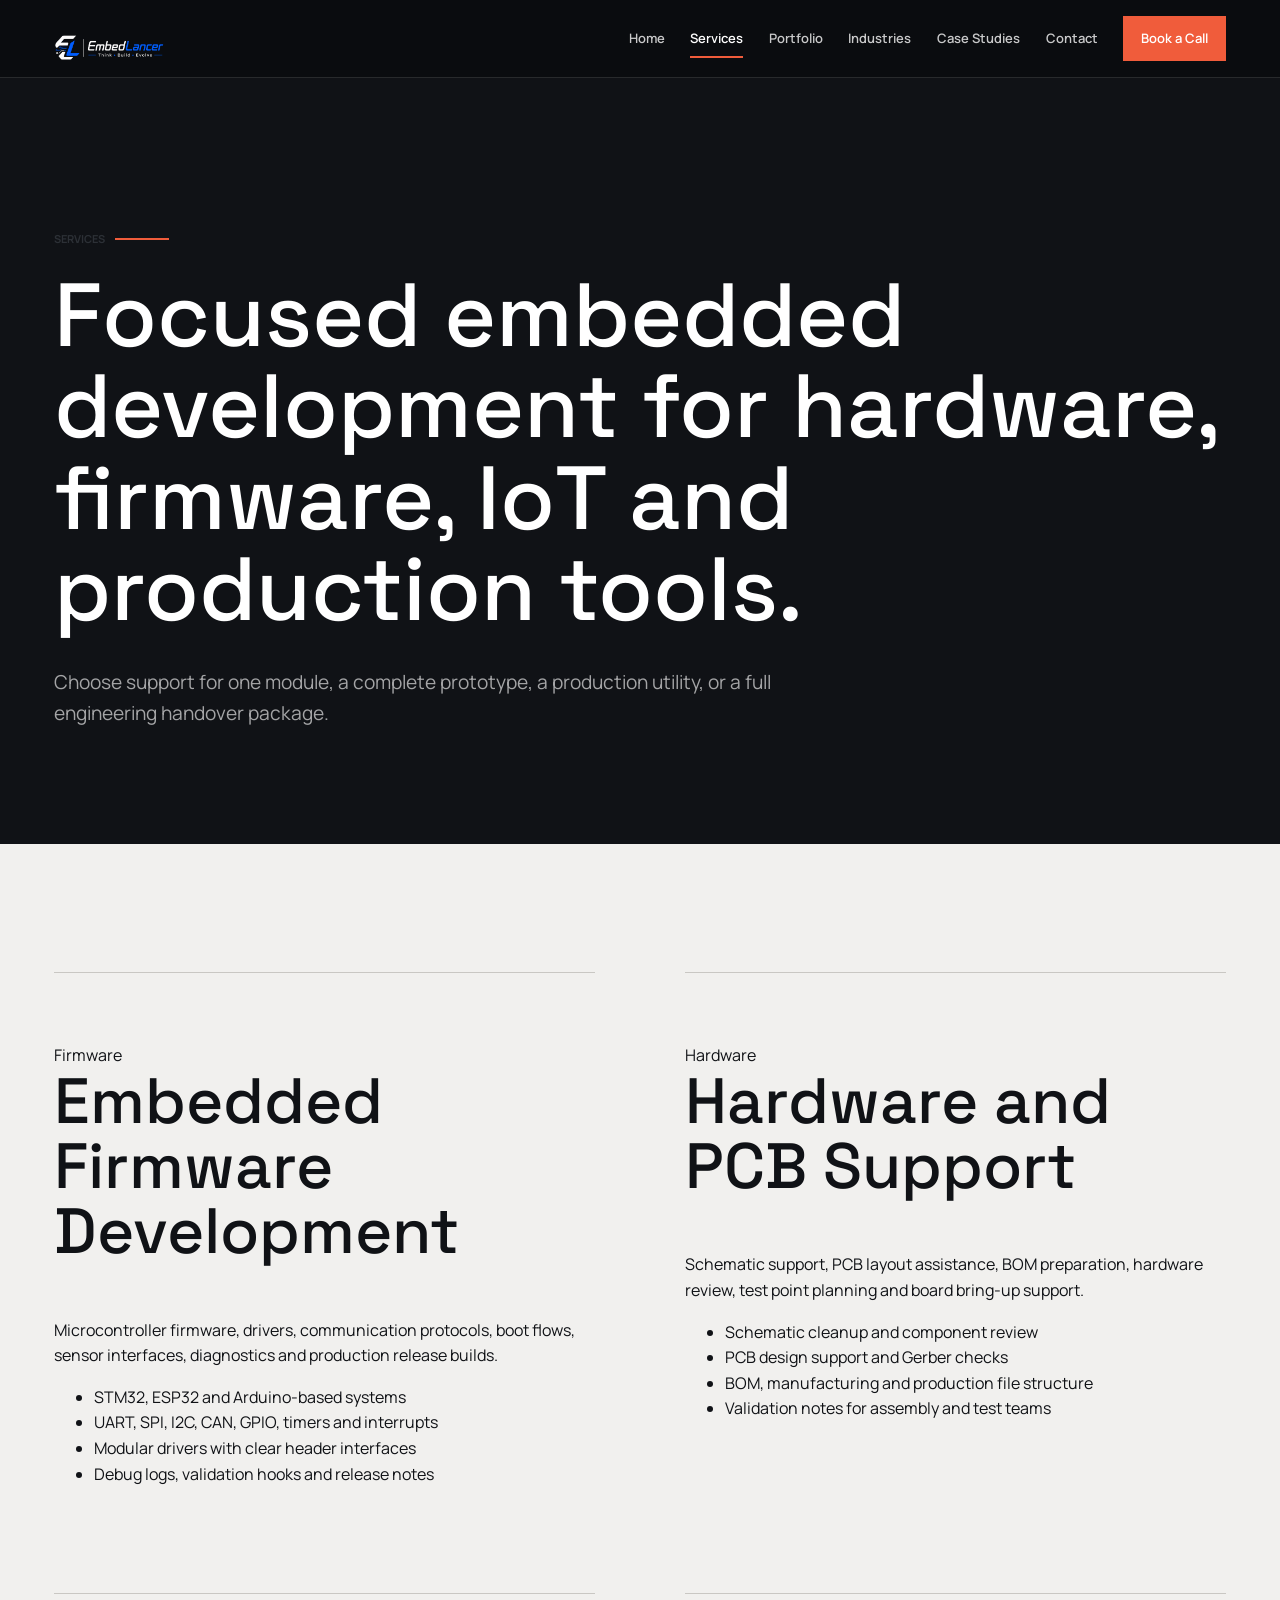
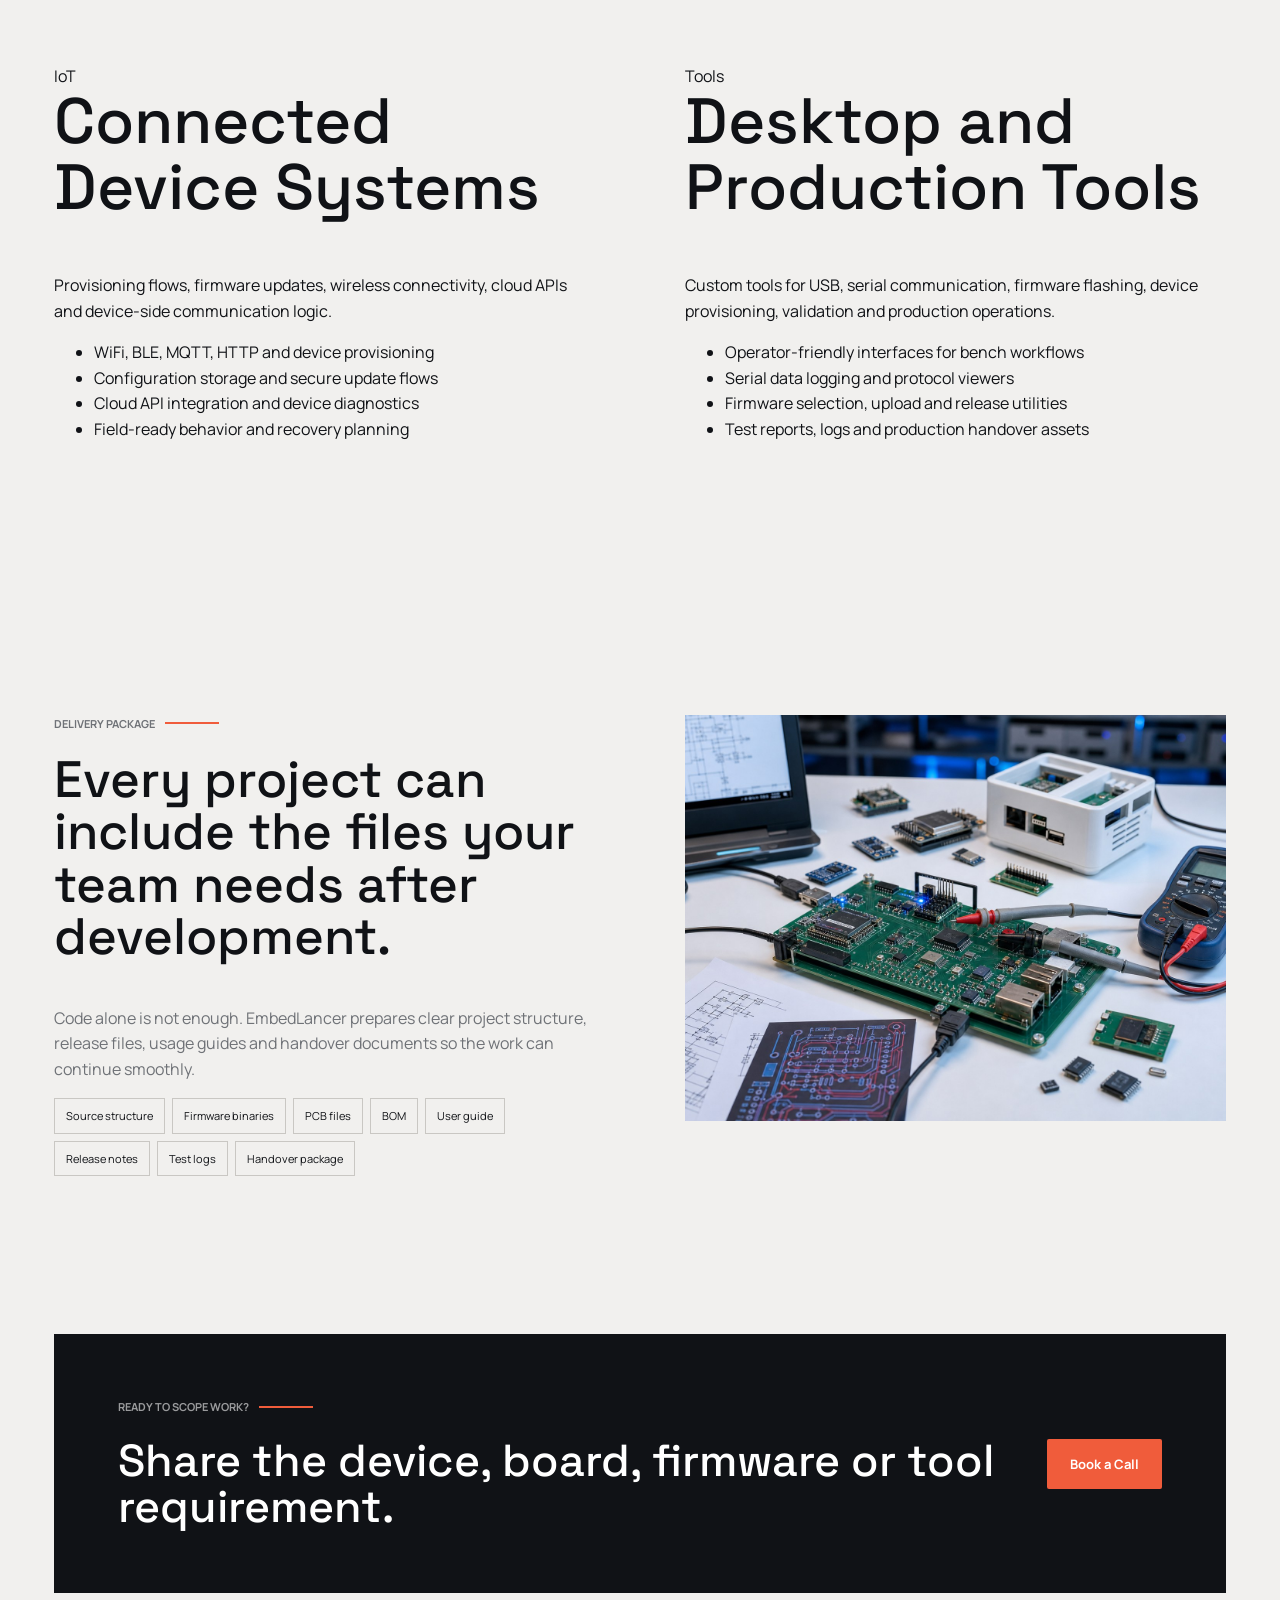
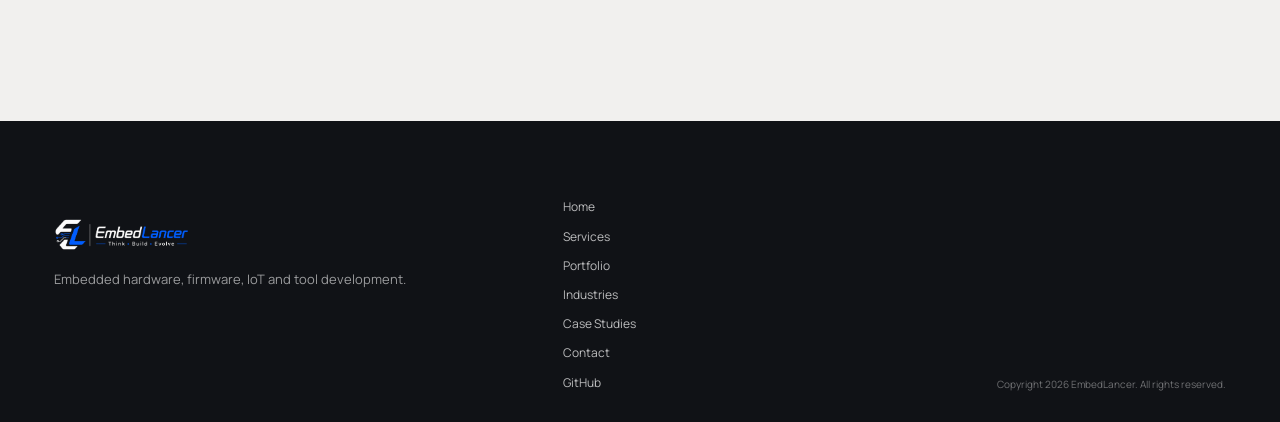
<file: services.html>
<!DOCTYPE html>
<html lang="en">
<head>
  <meta charset="UTF-8">
  <meta name="viewport" content="width=device-width, initial-scale=1.0">
  <title>Services | EmbedLancer</title>
  <meta name="description" content="EmbedLancer services for embedded firmware, hardware and PCB support, IoT systems, desktop tools, validation, documentation and release packages.">
  <meta name="theme-color" content="#05070c">
  <link rel="canonical" href="https://embedlancer.github.io/services.html">
  <link rel="icon" href="assets/logos/embedlancer-logo-light.png">
  <link rel="stylesheet" href="styles.css">
</head>
<body>
  <header class="site-header" data-header>
    <a class="brand" href="index.html" aria-label="EmbedLancer home">
      <img src="assets/logos/embedlancer-logo-light.png" alt="EmbedLancer">
    </a>
    <button class="nav-toggle" type="button" aria-label="Open navigation" aria-expanded="false" data-nav-toggle>
      <span></span>
      <span></span>
      <span></span>
    </button>
    <nav class="nav-links" data-nav>
      <a href="index.html">Home</a>
      <a class="active" href="services.html">Services</a>
      <a href="projects.html">Portfolio</a>
      <a href="industries.html">Industries</a>
      <a href="case-studies.html">Case Studies</a>
      <a href="contact.html">Contact</a>
      <a class="nav-cta" href="contact.html#book-call">Book a Call</a>
    </nav>
  </header>

  <main>
    <section class="page-hero">
      <p class="eyebrow">Services</p>
      <h1>Focused embedded development for hardware, firmware, IoT and production tools.</h1>
      <p>
        Choose support for one module, a complete prototype, a production utility, or a full engineering handover package.
      </p>
    </section>

    <section class="section">
      <div class="service-layout">
        <article class="service-detail">
          <span>Firmware</span>
          <h2>Embedded Firmware Development</h2>
          <p>Microcontroller firmware, drivers, communication protocols, boot flows, sensor interfaces, diagnostics and production release builds.</p>
          <ul>
            <li>STM32, ESP32 and Arduino-based systems</li>
            <li>UART, SPI, I2C, CAN, GPIO, timers and interrupts</li>
            <li>Modular drivers with clear header interfaces</li>
            <li>Debug logs, validation hooks and release notes</li>
          </ul>
        </article>
        <article class="service-detail">
          <span>Hardware</span>
          <h2>Hardware and PCB Support</h2>
          <p>Schematic support, PCB layout assistance, BOM preparation, hardware review, test point planning and board bring-up support.</p>
          <ul>
            <li>Schematic cleanup and component review</li>
            <li>PCB design support and Gerber checks</li>
            <li>BOM, manufacturing and production file structure</li>
            <li>Validation notes for assembly and test teams</li>
          </ul>
        </article>
        <article class="service-detail">
          <span>IoT</span>
          <h2>Connected Device Systems</h2>
          <p>Provisioning flows, firmware updates, wireless connectivity, cloud APIs and device-side communication logic.</p>
          <ul>
            <li>WiFi, BLE, MQTT, HTTP and device provisioning</li>
            <li>Configuration storage and secure update flows</li>
            <li>Cloud API integration and device diagnostics</li>
            <li>Field-ready behavior and recovery planning</li>
          </ul>
        </article>
        <article class="service-detail">
          <span>Tools</span>
          <h2>Desktop and Production Tools</h2>
          <p>Custom tools for USB, serial communication, firmware flashing, device provisioning, validation and production operations.</p>
          <ul>
            <li>Operator-friendly interfaces for bench workflows</li>
            <li>Serial data logging and protocol viewers</li>
            <li>Firmware selection, upload and release utilities</li>
            <li>Test reports, logs and production handover assets</li>
          </ul>
        </article>
      </div>
    </section>

    <section class="section section-split">
      <div class="split-copy">
        <p class="eyebrow">Delivery package</p>
        <h2>Every project can include the files your team needs after development.</h2>
        <p>
          Code alone is not enough. EmbedLancer prepares clear project structure, release files, usage guides and handover documents so the work can continue smoothly.
        </p>
        <div class="tag-cloud" aria-label="Delivery items">
          <span>Source structure</span>
          <span>Firmware binaries</span>
          <span>PCB files</span>
          <span>BOM</span>
          <span>User guide</span>
          <span>Release notes</span>
          <span>Test logs</span>
          <span>Handover package</span>
        </div>
      </div>
      <div class="media-frame">
        <img src="assets/images/hardware-validation.jpg" alt="PCB validation setup with measurement equipment">
      </div>
    </section>

    <section class="section compact-section">
      <div class="quote-panel quote-panel-simple">
        <div>
          <p class="eyebrow">Ready to scope work?</p>
          <h2>Share the device, board, firmware or tool requirement.</h2>
        </div>
        <a class="button primary" href="contact.html#book-call">Book a Call</a>
      </div>
    </section>
  </main>

  <footer class="site-footer">
    <div>
      <img src="assets/logos/embedlancer-logo-light.png" alt="EmbedLancer">
      <p>Embedded hardware, firmware, IoT and tool development.</p>
    </div>
    <nav aria-label="Footer navigation">
      <a href="index.html">Home</a>
      <a href="services.html">Services</a>
      <a href="projects.html">Portfolio</a>
      <a href="industries.html">Industries</a>
      <a href="case-studies.html">Case Studies</a>
      <a href="contact.html">Contact</a>
      <a href="https://github.com/Embedlancer" target="_blank" rel="noreferrer">GitHub</a>
    </nav>
    <span>Copyright 2026 EmbedLancer. All rights reserved.</span>
  </footer>

  <script src="script.js"></script>
</body>
</html>
</file>
<file: styles.css>
@import url("https://fonts.googleapis.com/css2?family=Manrope:wght@400;500;600;700&family=Space+Grotesk:wght@500;600&display=swap");

:root {
  --ink: #101216;
  --ink-soft: #2c3036;
  --paper: #f1f0ee;
  --paper-deep: #e6e4e1;
  --white: #ffffff;
  --muted: #6f7277;
  --line: #c9c7c3;
  --line-dark: #34373c;
  --blue: #2764ff;
  --orange: #f05c3b;
  --green: #3dc67a;
  --header-height: 78px;
  --page-pad: clamp(24px, 4.2vw, 72px);
  --section-space: clamp(78px, 10vw, 156px);
  --content-width: 1500px;
}

* {
  box-sizing: border-box;
  letter-spacing: 0;
}

html {
  scroll-behavior: smooth;
}

body {
  margin: 0;
  background: var(--paper);
  color: var(--ink);
  font-family: "Manrope", Arial, sans-serif;
  font-size: 16px;
  line-height: 1.6;
  overflow-x: hidden;
}

body.nav-open {
  overflow: hidden;
}

img {
  display: block;
  max-width: 100%;
}

a {
  color: inherit;
  text-decoration: none;
}

button,
input,
select,
textarea {
  color: inherit;
  font: inherit;
}

button,
a {
  -webkit-tap-highlight-color: transparent;
}

h1,
h2,
h3,
p {
  margin-top: 0;
}

h1,
h2,
h3 {
  font-family: "Space Grotesk", "Manrope", Arial, sans-serif;
  font-weight: 500;
  line-height: 1.02;
}

h1 {
  font-size: clamp(46px, 7vw, 112px);
}

h2 {
  font-size: clamp(36px, 5vw, 76px);
}

h3 {
  font-size: clamp(23px, 2.1vw, 34px);
}

::selection {
  background: var(--orange);
  color: var(--white);
}

.site-header {
  align-items: center;
  background: rgba(11, 13, 16, 0.97);
  border-bottom: 1px solid rgba(255, 255, 255, 0.12);
  color: var(--white);
  display: flex;
  height: var(--header-height);
  justify-content: space-between;
  left: 0;
  padding: 0 var(--page-pad);
  position: fixed;
  right: 0;
  top: 0;
  transition: background-color 220ms ease, height 220ms ease;
  z-index: 1000;
}

.site-header-overlay {
  background: rgba(11, 13, 16, 0.28);
}

.site-header.is-scrolled,
.site-header.is-menu-open {
  background: rgba(11, 13, 16, 0.98);
  height: 68px;
}

.brand {
  align-items: center;
  display: flex;
  height: 48px;
  width: 188px;
}

.brand img {
  height: 44px;
  object-fit: contain;
  object-position: left center;
  width: 188px;
}

.nav-links {
  align-items: center;
  display: flex;
  gap: clamp(18px, 2vw, 34px);
}

.nav-links > a {
  color: rgba(255, 255, 255, 0.78);
  font-size: 13px;
  font-weight: 600;
  position: relative;
  transition: color 160ms ease;
  white-space: nowrap;
}

.nav-links > a::after {
  background: var(--orange);
  bottom: -9px;
  content: "";
  height: 2px;
  left: 0;
  position: absolute;
  transform: scaleX(0);
  transform-origin: left;
  transition: transform 180ms ease;
  width: 100%;
}

.nav-links > a:hover,
.nav-links > a.active {
  color: var(--white);
}

.nav-links > a:hover::after,
.nav-links > a.active::after {
  transform: scaleX(1);
}

.nav-links > .nav-cta {
  background: var(--orange);
  color: var(--white);
  padding: 12px 18px;
}

.nav-links > .nav-cta::after {
  display: none;
}

.nav-links > .nav-cta:hover {
  background: #d9482b;
}

.nav-toggle {
  background: transparent;
  border: 0;
  cursor: pointer;
  display: none;
  height: 44px;
  padding: 10px;
  width: 44px;
}

.nav-toggle span {
  background: var(--white);
  display: block;
  height: 2px;
  margin: 5px 0;
  transition: transform 180ms ease, opacity 180ms ease;
  width: 24px;
}

.eyebrow {
  align-items: center;
  color: var(--ink-soft);
  display: flex;
  font-size: 11px;
  font-weight: 700;
  gap: 10px;
  margin-bottom: 22px;
  text-transform: uppercase;
}

.eyebrow::after {
  background: var(--orange);
  content: "";
  height: 2px;
  width: 54px;
}

.eyebrow-light {
  color: rgba(255, 255, 255, 0.78);
}

.button {
  align-items: center;
  border: 1px solid transparent;
  border-radius: 2px;
  cursor: pointer;
  display: inline-flex;
  font-size: 13px;
  font-weight: 700;
  justify-content: center;
  min-height: 50px;
  padding: 13px 22px;
  transition: background-color 160ms ease, border-color 160ms ease, color 160ms ease, transform 160ms ease;
}

.button:hover {
  transform: translateY(-2px);
}

.button.primary {
  background: var(--orange);
  color: var(--white);
}

.button.primary:hover {
  background: #d9482b;
}

.button.secondary {
  border-color: var(--ink);
  color: var(--ink);
}

.button.secondary:hover {
  background: var(--ink);
  color: var(--white);
}

.button.inline {
  margin-top: 22px;
  width: max-content;
}

.text-link {
  border-bottom: 1px solid var(--ink);
  display: inline-flex;
  font-size: 13px;
  font-weight: 700;
  gap: 8px;
  padding-bottom: 5px;
}

.text-link-light {
  border-color: rgba(255, 255, 255, 0.7);
  color: var(--white);
}

.hero-editorial {
  background: var(--ink);
  color: var(--white);
  height: min(900px, 92vh);
  min-height: 700px;
  overflow: hidden;
  position: relative;
}

.hero-editorial-media,
.project-detail-hero > img {
  height: 100%;
  object-fit: cover;
  position: absolute;
  width: 100%;
}

.hero-editorial-media {
  object-position: center 48%;
}

.hero-editorial-shade,
.project-detail-shade {
  background: rgba(6, 8, 11, 0.56);
  inset: 0;
  position: absolute;
}

.hero-editorial-content {
  bottom: clamp(76px, 11vh, 125px);
  left: var(--page-pad);
  max-width: 880px;
  position: absolute;
  z-index: 2;
}

.hero-editorial-content h1 {
  font-size: clamp(58px, 8.5vw, 132px);
  margin-bottom: 28px;
  max-width: 1050px;
}

.hero-editorial-content > p:not(.eyebrow) {
  color: rgba(255, 255, 255, 0.82);
  font-size: clamp(17px, 1.55vw, 23px);
  margin-bottom: 34px;
  max-width: 680px;
}

.hero-actions {
  align-items: center;
  display: flex;
  flex-wrap: wrap;
  gap: 26px;
}

.hero-project-links {
  bottom: 78px;
  display: grid;
  gap: 8px;
  position: absolute;
  right: var(--page-pad);
  width: 310px;
  z-index: 3;
}

.hero-project-links a {
  align-items: center;
  background: rgba(17, 19, 23, 0.78);
  border: 1px solid rgba(255, 255, 255, 0.15);
  display: grid;
  gap: 12px;
  grid-template-columns: 76px 1fr;
  min-height: 76px;
  padding: 7px;
  transition: background-color 160ms ease;
}

.hero-project-links a:hover {
  background: rgba(17, 19, 23, 0.96);
}

.hero-project-links img {
  height: 62px;
  object-fit: cover;
  width: 76px;
}

.hero-project-links span {
  color: rgba(255, 255, 255, 0.66);
  display: grid;
  font-size: 11px;
  line-height: 1.35;
}

.hero-project-links strong {
  color: var(--white);
  font-size: 12px;
  margin-bottom: 4px;
}

.hero-scroll {
  bottom: 24px;
  color: rgba(255, 255, 255, 0.7);
  font-size: 11px;
  left: var(--page-pad);
  position: absolute;
  z-index: 3;
}

.editorial-intro {
  display: grid;
  gap: clamp(36px, 8vw, 150px);
  grid-template-columns: minmax(160px, 0.35fr) 1fr;
  margin: 0 auto;
  max-width: var(--content-width);
  padding: var(--section-space) var(--page-pad);
}

.editorial-label span,
.portfolio-index-heading > span,
.project-overview-label > span {
  border-bottom: 2px solid var(--orange);
  font-size: 11px;
  font-weight: 700;
  padding-bottom: 7px;
  text-transform: uppercase;
}

.editorial-statement p {
  color: #b3b2af;
  font-family: "Space Grotesk", "Manrope", sans-serif;
  font-size: clamp(36px, 5vw, 76px);
  line-height: 1.08;
  margin-bottom: 50px;
  max-width: 1200px;
}

.capability-section {
  background: var(--white);
  padding: var(--section-space) var(--page-pad);
}

.capability-heading,
.capability-layout,
.work-heading,
.featured-work-grid,
.portfolio-index-heading,
.portfolio-grid,
.project-overview,
.project-story,
.project-gallery,
.project-next {
  margin-left: auto;
  margin-right: auto;
  max-width: var(--content-width);
}

.capability-heading {
  display: grid;
  gap: 48px;
  grid-template-columns: 0.6fr 1.4fr;
  margin-bottom: 78px;
}

.capability-heading h2 {
  font-size: clamp(42px, 5vw, 78px);
  margin: 0;
  max-width: 920px;
}

.capability-layout {
  align-items: start;
  display: grid;
  gap: clamp(44px, 6vw, 100px);
  grid-template-columns: minmax(0, 1fr) minmax(360px, 0.85fr);
}

.capability-list {
  border-top: 1px solid var(--line);
}

.capability-item {
  border-bottom: 1px solid var(--line);
  display: grid;
  gap: 24px;
  grid-template-columns: 44px 1fr;
  padding: 28px 0;
}

.capability-item > span {
  color: var(--orange);
  font-size: 12px;
  font-weight: 700;
  padding-top: 7px;
}

.capability-item h3 {
  font-size: clamp(24px, 2.2vw, 36px);
  margin-bottom: 10px;
}

.capability-item p {
  color: var(--muted);
  font-size: 14px;
  margin-bottom: 0;
  max-width: 680px;
}

.capability-media {
  margin: 0;
  position: sticky;
  top: 100px;
}

.capability-media img {
  aspect-ratio: 4 / 5;
  object-fit: cover;
  width: 100%;
}

.capability-media figcaption {
  color: var(--muted);
  font-size: 11px;
  margin-top: 12px;
}

.work-section {
  padding: var(--section-space) var(--page-pad);
}

.work-heading {
  align-items: end;
  display: flex;
  gap: 40px;
  justify-content: space-between;
  margin-bottom: 58px;
}

.work-heading h2 {
  font-size: clamp(38px, 4.7vw, 72px);
  margin-bottom: 0;
  max-width: 940px;
}

.featured-work-grid,
.portfolio-grid {
  display: grid;
  gap: 4px;
  grid-template-columns: repeat(2, minmax(0, 1fr));
}

.project-card {
  min-width: 0;
}

.project-card-link {
  background: var(--white);
  display: block;
  height: 100%;
}

.project-card-media {
  aspect-ratio: 16 / 10;
  background: var(--paper-deep);
  overflow: hidden;
}

.project-card-media img {
  height: 100%;
  object-fit: cover;
  transition: transform 500ms ease;
  width: 100%;
}

.project-card:hover .project-card-media img {
  transform: scale(1.025);
}

.project-card-body {
  min-height: 250px;
  padding: clamp(26px, 3vw, 48px);
  position: relative;
}

.project-card-meta {
  color: var(--muted);
  display: grid;
  font-size: 10px;
  gap: 10px;
  grid-template-columns: 42px 1fr auto;
  margin-bottom: 28px;
  text-transform: uppercase;
}

.project-card h3 {
  font-size: clamp(28px, 3vw, 48px);
  margin-bottom: 18px;
}

.project-card-body > p {
  color: var(--muted);
  font-size: 13px;
  margin-bottom: 42px;
  max-width: 620px;
}

.project-card-action {
  bottom: 28px;
  font-size: 12px;
  font-weight: 700;
  position: absolute;
}

.delivery-band {
  background: var(--ink);
  color: var(--white);
  display: grid;
  gap: clamp(70px, 10vw, 180px);
  grid-template-columns: 0.8fr 1.2fr;
  padding: var(--section-space) var(--page-pad);
}

.delivery-heading h2 {
  font-size: clamp(42px, 5.5vw, 82px);
  margin-bottom: 0;
}

.delivery-steps {
  border-top: 1px solid var(--line-dark);
  list-style: none;
  margin: 0;
  padding: 0;
}

.delivery-steps li {
  border-bottom: 1px solid var(--line-dark);
  display: grid;
  gap: 20px;
  grid-template-columns: 50px 1fr;
  padding: 28px 0;
}

.delivery-steps li > span {
  color: var(--orange);
  font-size: 11px;
  padding-top: 5px;
}

.delivery-steps strong {
  display: block;
  font-family: "Space Grotesk", sans-serif;
  font-size: 26px;
  font-weight: 500;
  margin-bottom: 7px;
}

.delivery-steps p {
  color: rgba(255, 255, 255, 0.58);
  font-size: 13px;
  margin: 0;
}

.project-cta {
  align-items: end;
  background: var(--blue);
  color: var(--white);
  display: flex;
  gap: 48px;
  justify-content: space-between;
  padding: clamp(70px, 9vw, 130px) var(--page-pad);
}

.project-cta > div {
  max-width: 1000px;
}

.project-cta .eyebrow {
  color: rgba(255, 255, 255, 0.74);
}

.project-cta h2 {
  font-size: clamp(38px, 5vw, 76px);
  margin: 0;
}

.project-cta .button.primary {
  background: var(--white);
  color: var(--ink);
  flex: 0 0 auto;
}

.project-cta .button.primary:hover {
  background: var(--ink);
  color: var(--white);
}

.site-footer {
  background: var(--ink);
  color: var(--white);
  display: grid;
  gap: 54px;
  grid-template-columns: 1.2fr 1fr auto;
  padding: 76px var(--page-pad) 30px;
}

.site-footer > div:first-child img,
.footer-brand img {
  height: 54px;
  object-fit: contain;
  object-position: left;
  width: 220px;
}

.site-footer > div:first-child p,
.footer-brand p {
  color: rgba(255, 255, 255, 0.58);
  font-size: 13px;
  margin: 18px 0 8px;
  max-width: 370px;
}

.site-footer > nav {
  display: grid;
  gap: 10px;
}

.site-footer a {
  color: rgba(255, 255, 255, 0.72);
  font-size: 12px;
}

.site-footer a:hover {
  color: var(--white);
}

.site-footer > span {
  align-self: end;
  color: rgba(255, 255, 255, 0.4);
  font-size: 10px;
}

.editorial-footer {
  display: grid;
  gap: 70px;
  grid-template-columns: minmax(280px, 0.8fr) 1.2fr;
  padding-top: 96px;
}

.footer-brand > a {
  border-bottom: 1px solid rgba(255, 255, 255, 0.35);
  display: inline-block;
  margin-top: 10px;
  padding-bottom: 3px;
}

.footer-links {
  display: grid;
  gap: 40px;
  grid-template-columns: repeat(3, 1fr);
}

.footer-links > div {
  display: grid;
  gap: 10px;
}

.footer-links span {
  color: rgba(255, 255, 255, 0.38);
  font-size: 10px;
  margin-bottom: 10px;
  text-transform: uppercase;
}

.footer-bottom {
  border-top: 1px solid var(--line-dark);
  color: rgba(255, 255, 255, 0.38);
  display: flex;
  font-size: 10px;
  grid-column: 1 / -1;
  justify-content: space-between;
  padding-top: 24px;
}

/* Shared interior pages */
.page-hero,
.process-hero,
.portfolio-hero {
  background: var(--ink);
  color: var(--white);
  padding: clamp(160px, 18vw, 260px) var(--page-pad) clamp(80px, 9vw, 138px);
}

.page-hero h1,
.process-hero h1,
.portfolio-hero h1 {
  font-size: clamp(48px, 7vw, 108px);
  margin-bottom: 32px;
  max-width: 1280px;
}

.page-hero > p:last-child,
.process-hero > p:last-child,
.portfolio-hero > p:last-child {
  color: rgba(255, 255, 255, 0.62);
  font-size: clamp(16px, 1.5vw, 21px);
  margin: 0;
  max-width: 820px;
}

.section {
  margin: 0 auto;
  max-width: var(--content-width);
  padding: var(--section-space) var(--page-pad);
}

.section-heading {
  display: grid;
  gap: 36px;
  grid-template-columns: 0.45fr 1fr;
  margin-bottom: 68px;
}

.section-heading .eyebrow {
  grid-row: 1 / 3;
}

.section-heading h2 {
  font-size: clamp(38px, 4.8vw, 70px);
  margin: 0;
}

.section-heading > p:last-child {
  color: var(--muted);
  margin: 0;
  max-width: 760px;
}

.feature-grid,
.industry-grid,
.output-grid {
  display: grid;
  gap: 0;
  grid-template-columns: repeat(3, 1fr);
}

.feature-card,
.industry-card,
.output-grid article {
  border-left: 1px solid var(--line);
  border-top: 1px solid var(--line);
  padding: 36px;
}

.feature-card:last-child,
.industry-card:nth-child(3n),
.output-grid article:last-child {
  border-right: 1px solid var(--line);
}

.feature-card h3,
.industry-card h2,
.output-grid h3 {
  font-size: clamp(24px, 2.2vw, 34px);
}

.feature-card p,
.industry-card p,
.output-grid p {
  color: var(--muted);
  font-size: 13px;
  margin-bottom: 0;
}

.icon-chip {
  align-items: center;
  background: var(--ink);
  color: var(--white);
  display: flex;
  height: 42px;
  justify-content: center;
  margin-bottom: 40px;
  width: 42px;
}

.icon-chip svg {
  fill: none;
  height: 22px;
  stroke: currentColor;
  stroke-width: 1.6;
  width: 22px;
}

.section-split,
.service-layout,
.project-layout,
.enquiry-section {
  align-items: start;
  display: grid;
  gap: clamp(46px, 7vw, 110px);
  grid-template-columns: repeat(2, minmax(0, 1fr));
}

.media-frame img,
.project-main img,
.case-study-media img {
  height: 100%;
  object-fit: cover;
  width: 100%;
}

.media-frame {
  aspect-ratio: 4 / 3;
}

.split-copy,
.project-copy {
  align-self: center;
}

.split-copy h2,
.project-copy h3 {
  font-size: clamp(36px, 4vw, 60px);
}

.split-copy > p,
.project-copy > p {
  color: var(--muted);
}

.check-list {
  border-top: 1px solid var(--line);
  list-style: none;
  margin: 28px 0;
  padding: 0;
}

.check-list li {
  border-bottom: 1px solid var(--line);
  font-size: 13px;
  padding: 14px 0 14px 24px;
  position: relative;
}

.check-list li::before {
  background: var(--blue);
  content: "";
  height: 6px;
  left: 0;
  position: absolute;
  top: 22px;
  width: 6px;
}

.signal-strip {
  background: var(--white);
  display: grid;
  grid-template-columns: repeat(4, 1fr);
  padding: 0 var(--page-pad);
}

.signal-strip article {
  border-left: 1px solid var(--line);
  padding: 42px 28px;
}

.signal-strip article:last-child {
  border-right: 1px solid var(--line);
}

.signal-strip span,
.project-label {
  color: var(--orange);
  display: block;
  font-size: 10px;
  font-weight: 700;
  margin-bottom: 18px;
  text-transform: uppercase;
}

.signal-strip strong {
  display: block;
  font-family: "Space Grotesk", sans-serif;
  font-size: 22px;
  margin-bottom: 12px;
}

.signal-strip p {
  color: var(--muted);
  font-size: 12px;
  margin: 0;
}

.service-detail,
.case-study,
.timeline article {
  border-top: 1px solid var(--line);
  padding-top: 70px;
}

.service-detail + .service-detail,
.case-study + .case-study {
  margin-top: 0;
}

.tag-cloud {
  display: flex;
  flex-wrap: wrap;
  gap: 7px;
}

.tag-cloud span,
.project-service-list li {
  border: 1px solid var(--line);
  font-size: 11px;
  padding: 8px 11px;
}

.quote-panel {
  align-items: center;
  background: var(--ink);
  color: var(--white);
  display: grid;
  gap: 42px;
  grid-template-columns: 180px 1fr auto;
  padding: clamp(38px, 5vw, 70px);
}

.quote-panel img {
  max-height: 78px;
  object-fit: contain;
}

.quote-panel h2 {
  font-size: clamp(30px, 3.5vw, 50px);
  margin: 0;
}

.quote-panel .eyebrow {
  color: rgba(255, 255, 255, 0.58);
}

.quote-panel-simple {
  grid-template-columns: 1fr auto;
}

.compact-section {
  padding-top: 30px;
}

.case-study-grid,
.case-study-body {
  display: grid;
  gap: clamp(40px, 6vw, 90px);
  grid-template-columns: repeat(2, minmax(0, 1fr));
}

.case-study-media {
  aspect-ratio: 16 / 9;
}

.case-study-body {
  margin-top: 42px;
}

.case-study-body h3 {
  font-size: 24px;
}

.case-study-body p {
  color: var(--muted);
}

.case-study-body .button {
  align-self: start;
  justify-self: start;
  width: max-content;
}

.timeline {
  display: grid;
  gap: 0;
}

.timeline article {
  display: grid;
  gap: 30px;
  grid-template-columns: 70px 0.5fr 1fr;
  padding-bottom: 70px;
}

.timeline article > span {
  color: var(--orange);
  font-size: 12px;
}

.timeline h2 {
  font-size: clamp(32px, 4vw, 52px);
}

.timeline p {
  color: var(--muted);
}

/* Contact form */
.contact-intro {
  display: grid;
  gap: 1px;
  grid-template-columns: repeat(3, 1fr);
}

.contact-intro article {
  background: var(--white);
  min-height: 250px;
  padding: 36px;
}

.contact-intro article > span,
.contact-card span {
  color: var(--orange);
  display: block;
  font-size: 10px;
  font-weight: 700;
  margin-bottom: 28px;
  text-transform: uppercase;
}

.contact-intro h2 {
  font-size: clamp(24px, 2.4vw, 36px);
}

.contact-intro p,
.contact-card p {
  color: var(--muted);
  font-size: 13px;
}

.contact-intro a {
  border-bottom: 1px solid var(--ink);
  font-size: 13px;
  overflow-wrap: anywhere;
}

.enquiry-form {
  background: var(--white);
  display: grid;
  gap: 22px 18px;
  grid-template-columns: repeat(2, minmax(0, 1fr));
  padding: clamp(28px, 4vw, 60px);
}

.form-heading,
.form-row.full,
.full-button,
.form-status {
  grid-column: 1 / -1;
}

.form-heading h2 {
  font-size: clamp(32px, 3.6vw, 50px);
}

.form-heading > p:last-child {
  color: var(--muted);
  font-size: 13px;
}

.form-row {
  display: grid;
  gap: 8px;
}

.form-row label {
  font-size: 11px;
  font-weight: 700;
}

.form-row input,
.form-row select,
.form-row textarea {
  background: var(--paper);
  border: 1px solid transparent;
  border-radius: 0;
  min-height: 50px;
  outline: none;
  padding: 12px 14px;
  width: 100%;
}

.form-row textarea {
  min-height: 170px;
  resize: vertical;
}

.form-row input:focus,
.form-row select:focus,
.form-row textarea:focus {
  border-color: var(--blue);
}

.full-button:disabled {
  cursor: wait;
  opacity: 0.6;
}

.form-status {
  font-size: 12px;
  margin: 0;
  min-height: 22px;
}

.form-status.is-success {
  color: #197a46;
}

.form-status.is-error {
  color: #b13325;
}

.form-trap {
  display: none !important;
}

.contact-card {
  border-top: 2px solid var(--ink);
  display: grid;
  gap: 34px;
  padding-top: 34px;
}

.contact-card > img {
  background: var(--ink);
  height: 90px;
  object-fit: contain;
  padding: 16px;
  width: 100%;
}

.contact-card > div {
  border-bottom: 1px solid var(--line);
  padding-bottom: 26px;
}

.contact-card span {
  margin-bottom: 12px;
}

.contact-card a {
  font-size: 13px;
  overflow-wrap: anywhere;
}

/* Portfolio and project details */
.portfolio-index {
  padding: var(--section-space) var(--page-pad);
}

.portfolio-index-heading {
  display: grid;
  gap: 44px;
  grid-template-columns: 0.5fr 1fr;
  margin-bottom: 58px;
}

.portfolio-index-heading p {
  color: var(--muted);
  margin: 0;
  max-width: 600px;
}

.portfolio-grid {
  row-gap: 70px;
}

.content-loading,
.project-detail-loading {
  color: var(--muted);
  min-height: 300px;
  padding: 100px var(--page-pad);
}

.project-detail-hero {
  color: var(--white);
  height: min(880px, 92vh);
  min-height: 680px;
  overflow: hidden;
  position: relative;
}

.project-detail-hero > img {
  object-position: center;
}

.project-detail-hero-copy {
  bottom: clamp(60px, 9vh, 110px);
  left: var(--page-pad);
  max-width: 1100px;
  position: absolute;
  z-index: 2;
}

.project-detail-hero-copy h1 {
  font-size: clamp(52px, 7.8vw, 118px);
  margin-bottom: 28px;
}

.project-detail-hero-copy > p:not(.eyebrow) {
  color: rgba(255, 255, 255, 0.78);
  font-size: clamp(16px, 1.5vw, 21px);
  max-width: 760px;
}

.project-detail-meta {
  display: flex;
  flex-wrap: wrap;
  gap: 12px 28px;
  margin-top: 30px;
}

.project-detail-meta span {
  border-top: 1px solid rgba(255, 255, 255, 0.45);
  font-size: 10px;
  min-width: 120px;
  padding-top: 8px;
  text-transform: uppercase;
}

.project-overview {
  display: grid;
  gap: clamp(40px, 9vw, 160px);
  grid-template-columns: 0.4fr 1fr;
  padding: var(--section-space) var(--page-pad);
}

.project-overview-label {
  display: flex;
  flex-direction: column;
  gap: 24px;
}

.project-overview-label strong {
  font-size: 12px;
  max-width: 180px;
}

.project-lead {
  color: #9f9e9a;
  font-family: "Space Grotesk", sans-serif;
  font-size: clamp(31px, 4vw, 62px);
  line-height: 1.1;
  margin-bottom: 50px;
}

.project-service-list {
  display: flex;
  flex-wrap: wrap;
  gap: 7px;
  list-style: none;
  margin: 0;
  padding: 0;
}

.project-story {
  background: var(--white);
  border-top: 1px solid var(--line);
  max-width: none;
  padding: 0 var(--page-pad);
}

.project-detail-row {
  border-bottom: 1px solid var(--line);
  display: grid;
  gap: clamp(26px, 5vw, 80px);
  grid-template-columns: 50px 0.6fr 1fr;
  margin: 0 auto;
  max-width: var(--content-width);
  padding: clamp(48px, 6vw, 88px) 0;
}

.project-detail-row > span {
  color: var(--orange);
  font-size: 11px;
}

.project-detail-row h2 {
  font-size: clamp(32px, 4vw, 56px);
  margin: 0;
}

.project-detail-row p {
  color: var(--muted);
  font-size: clamp(15px, 1.2vw, 18px);
  margin: 0;
}

.project-gallery {
  padding: var(--section-space) var(--page-pad);
}

.project-gallery-heading {
  display: grid;
  gap: 40px;
  grid-template-columns: 0.45fr 1fr;
  margin-bottom: 58px;
}

.project-gallery-heading h2 {
  font-size: clamp(38px, 5vw, 76px);
  margin: 0;
}

.project-gallery-grid {
  display: grid;
  gap: 4px;
  grid-template-columns: repeat(2, minmax(0, 1fr));
}

.project-gallery-grid figure {
  background: var(--white);
  margin: 0;
}

.project-gallery-grid figure:first-child:nth-last-child(3),
.project-gallery-grid figure:first-child:nth-last-child(3) ~ figure {
  grid-column: span 1;
}

.project-gallery-grid img {
  aspect-ratio: 4 / 3;
  object-fit: cover;
  width: 100%;
}

.project-gallery-grid figcaption {
  color: var(--muted);
  font-size: 11px;
  padding: 12px 16px 18px;
}

.project-next {
  align-items: end;
  border-top: 1px solid var(--line);
  display: flex;
  gap: 40px;
  justify-content: space-between;
  padding: var(--section-space) var(--page-pad);
}

.project-next h2 {
  font-size: clamp(38px, 5vw, 72px);
  margin: 0;
}

.project-error {
  min-height: 70vh;
  padding: 190px var(--page-pad) 100px;
}

.project-error h1 {
  font-size: clamp(42px, 6vw, 82px);
  max-width: 900px;
}

@media (max-width: 1100px) {
  .nav-toggle {
    display: block;
    position: relative;
    z-index: 3;
  }

  .nav-links {
    align-items: stretch;
    background: var(--ink);
    display: flex;
    flex-direction: column;
    gap: 0;
    inset: 0;
    justify-content: center;
    opacity: 0;
    padding: 90px var(--page-pad) 50px;
    pointer-events: none;
    position: fixed;
    transform: translateY(-12px);
    transition: opacity 180ms ease, transform 180ms ease;
  }

  .nav-links.is-open {
    opacity: 1;
    pointer-events: auto;
    transform: translateY(0);
  }

  .nav-links > a {
    border-bottom: 1px solid var(--line-dark);
    font-family: "Space Grotesk", sans-serif;
    font-size: clamp(26px, 5vw, 44px);
    font-weight: 500;
    padding: 13px 0;
  }

  .nav-links > a::after {
    display: none;
  }

  .nav-links > .nav-cta {
    margin-top: 18px;
    padding: 13px 18px;
    text-align: center;
  }

  .nav-toggle[aria-expanded="true"] span:nth-child(1) {
    transform: translateY(7px) rotate(45deg);
  }

  .nav-toggle[aria-expanded="true"] span:nth-child(2) {
    opacity: 0;
  }

  .nav-toggle[aria-expanded="true"] span:nth-child(3) {
    transform: translateY(-7px) rotate(-45deg);
  }

  .hero-project-links {
    display: none;
  }

  .capability-heading,
  .capability-layout,
  .delivery-band {
    grid-template-columns: 1fr;
  }

  .capability-media {
    position: static;
  }

  .capability-media img {
    aspect-ratio: 16 / 9;
  }

  .delivery-band {
    gap: 70px;
  }

  .site-footer,
  .editorial-footer {
    grid-template-columns: 1fr 1fr;
  }

  .site-footer > span {
    grid-column: 1 / -1;
  }

  .footer-bottom {
    grid-column: 1 / -1;
  }
}

@media (max-width: 760px) {
  :root {
    --header-height: 66px;
    --page-pad: 20px;
  }

  .brand,
  .brand img {
    height: 40px;
    width: 158px;
  }

  .hero-editorial {
    height: 91vh;
    min-height: 640px;
  }

  .hero-editorial-media {
    object-position: 62% center;
  }

  .hero-editorial-shade {
    background: rgba(6, 8, 11, 0.62);
  }

  .hero-editorial-content {
    bottom: 74px;
    right: var(--page-pad);
  }

  .hero-editorial-content h1 {
    font-size: clamp(48px, 15vw, 72px);
    margin-bottom: 20px;
  }

  .hero-editorial-content > p:not(.eyebrow) {
    font-size: 15px;
  }

  .hero-scroll {
    display: none;
  }

  .editorial-intro,
  .capability-heading,
  .section-heading,
  .portfolio-index-heading,
  .project-overview,
  .project-gallery-heading {
    gap: 34px;
    grid-template-columns: 1fr;
  }

  .editorial-statement p {
    font-size: clamp(34px, 10vw, 48px);
    margin-bottom: 34px;
  }

  .capability-heading {
    margin-bottom: 42px;
  }

  .capability-layout {
    gap: 54px;
  }

  .capability-item {
    grid-template-columns: 32px 1fr;
  }

  .capability-media img {
    aspect-ratio: 4 / 3;
  }

  .work-heading,
  .project-cta,
  .project-next {
    align-items: flex-start;
    flex-direction: column;
  }

  .featured-work-grid,
  .portfolio-grid,
  .project-gallery-grid {
    grid-template-columns: 1fr;
  }

  .project-card-body {
    min-height: 270px;
    padding: 26px 22px;
  }

  .project-card-action {
    bottom: 24px;
  }

  .project-cta .button {
    width: 100%;
  }

  .site-footer,
  .editorial-footer {
    gap: 52px;
    grid-template-columns: 1fr;
    padding-top: 68px;
  }

  .footer-links {
    gap: 30px;
    grid-template-columns: repeat(2, 1fr);
  }

  .footer-bottom {
    align-items: flex-start;
    flex-direction: column;
    gap: 8px;
  }

  .page-hero,
  .process-hero,
  .portfolio-hero {
    padding-top: 140px;
  }

  .page-hero h1,
  .process-hero h1,
  .portfolio-hero h1 {
    font-size: clamp(43px, 13vw, 68px);
  }

  .section-heading .eyebrow {
    grid-row: auto;
  }

  .feature-grid,
  .industry-grid,
  .output-grid,
  .signal-strip,
  .contact-intro {
    grid-template-columns: 1fr;
  }

  .feature-card,
  .industry-card,
  .output-grid article,
  .signal-strip article,
  .signal-strip article:last-child {
    border-left: 0;
    border-right: 0;
  }

  .section-split,
  .service-layout,
  .project-layout,
  .enquiry-section,
  .case-study-grid,
  .case-study-body {
    grid-template-columns: 1fr;
  }

  .reverse .project-main {
    order: 0;
  }

  .quote-panel,
  .quote-panel-simple {
    grid-template-columns: 1fr;
  }

  .quote-panel > img {
    width: 160px;
  }

  .timeline article,
  .project-detail-row {
    gap: 20px;
    grid-template-columns: 38px 1fr;
  }

  .timeline article > p,
  .project-detail-row > p {
    grid-column: 2;
  }

  .enquiry-form {
    grid-template-columns: 1fr;
    padding: 26px 20px;
  }

  .form-row,
  .form-heading,
  .full-button,
  .form-status {
    grid-column: 1;
  }

  .project-detail-hero {
    height: 88vh;
    min-height: 640px;
  }

  .project-detail-hero-copy {
    right: var(--page-pad);
  }

  .project-detail-hero-copy h1 {
    font-size: clamp(46px, 13vw, 68px);
  }

  .project-lead {
    font-size: clamp(31px, 9vw, 46px);
  }
}

@media (prefers-reduced-motion: reduce) {
  *,
  *::before,
  *::after {
    scroll-behavior: auto !important;
    transition-duration: 0.01ms !important;
  }
}
</file>
